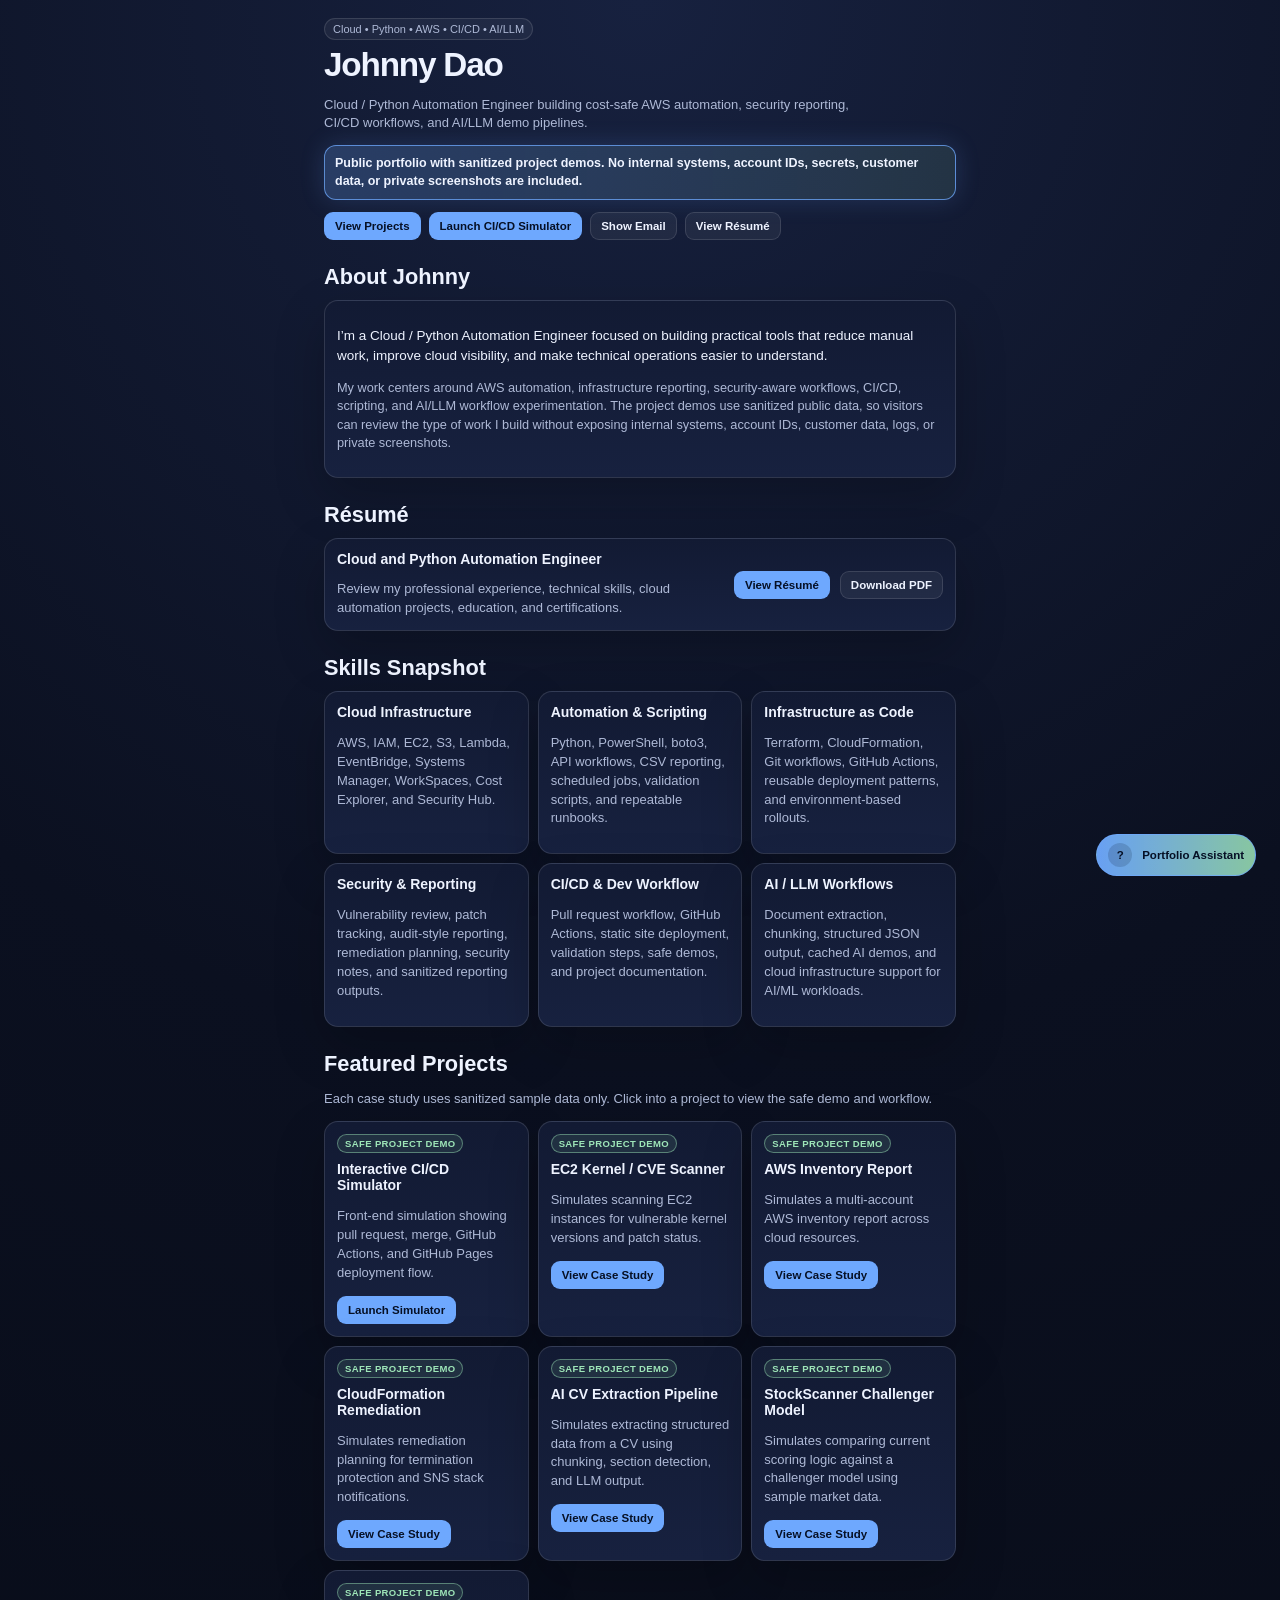
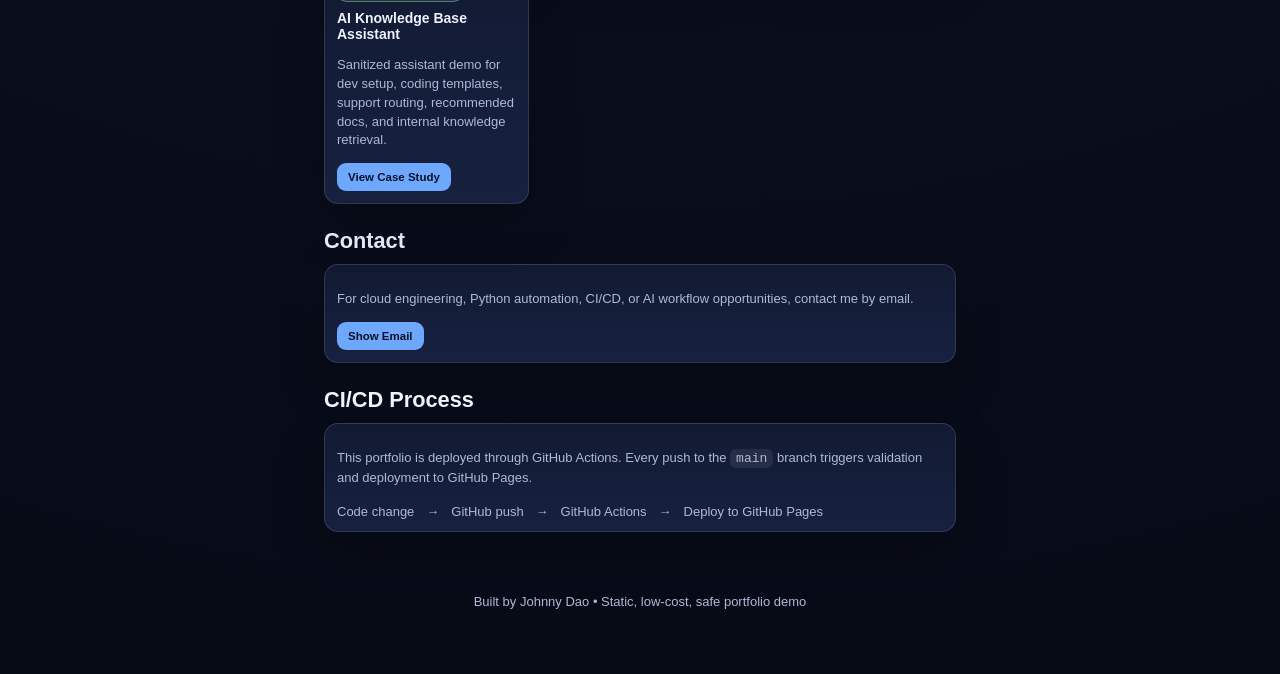
<file: index.html>
﻿<!doctype html>
<html lang="en">
<head>
  <meta charset="utf-8" />
  <meta name="viewport" content="width=device-width, initial-scale=1" />
  <title>Johnny Dao | Cloud & Python Automation Portfolio</title>
  <link rel="stylesheet" href="styles.css" />
</head>
<body>
  <header class="hero">
    <div class="pill">Cloud • Python • AWS • CI/CD • AI/LLM</div>
    <h1>Johnny Dao</h1>
    <p class="subtitle">
      Cloud / Python Automation Engineer building cost-safe AWS automation,
      security reporting, CI/CD workflows, and AI/LLM demo pipelines.
    </p>

    <div class="hero-callout">
      Public portfolio with sanitized project demos. No internal systems, account IDs, secrets, customer data, or private screenshots are included.
    </div>

    <div class="hero-actions">
      <a href="#projects" class="btn primary cta-pulse">View Projects</a>
      <a href="projects/cicd-simulator.html" class="btn primary cta-pulse">Launch CI/CD Simulator</a>
      <button class="btn" type="button" data-show-email>Show Email</button>
      <a href="Johnny-Dao-Resume.pdf" class="btn" target="_blank" rel="noopener">View Résumé</a>
    </div>
<!-- EMAIL_REVEAL_START -->
    <div id="email-reveal" class="email-reveal hidden" aria-live="polite">
      <p class="muted">Copy and paste this email:</p>
      <div class="email-copy-row">
        <code id="contact-email">jdao917@gmail.com</code>
        <button id="copy-email-btn" class="btn primary" type="button">Copy Email</button>
      </div>
      <p id="copy-email-status" class="small-note"></p>
    </div>
<!-- EMAIL_REVEAL_END -->
  </header>

  <main>
<section id="about" class="section">
      <h2>About Johnny</h2>
      <div class="card about-card">
        <p>
          I’m a Cloud / Python Automation Engineer focused on building practical tools that reduce manual work,
          improve cloud visibility, and make technical operations easier to understand.
        </p>
        <p>
          My work centers around AWS automation, infrastructure reporting, security-aware workflows, CI/CD,
          scripting, and AI/LLM workflow experimentation. The project demos use sanitized public data,
          so visitors can review the type of work I build without exposing internal systems, account IDs,
          customer data, logs, or private screenshots.
        </p>
      </div>
    </section>

    <section id="resume" class="section">
      <h2>Résumé</h2>
      <div class="card resume-card">
        <div>
          <h3>Cloud and Python Automation Engineer</h3>
          <p>Review my professional experience, technical skills, cloud automation projects, education, and certifications.</p>
        </div>
        <div class="resume-actions">
          <a href="Johnny-Dao-Resume.pdf" class="btn primary" target="_blank" rel="noopener">View Résumé</a>
          <a href="Johnny-Dao-Resume.pdf" class="btn" download="Johnny-Dao-Resume.pdf">Download PDF</a>
        </div>
      </div>
    </section>

    <section class="section">
      <h2>Skills Snapshot</h2>
      <div class="grid three">
        <div class="card">
          <h3>Cloud Infrastructure</h3>
          <p>AWS, IAM, EC2, S3, Lambda, EventBridge, Systems Manager, WorkSpaces, Cost Explorer, and Security Hub.</p>
        </div>
        <div class="card">
          <h3>Automation & Scripting</h3>
          <p>Python, PowerShell, boto3, API workflows, CSV reporting, scheduled jobs, validation scripts, and repeatable runbooks.</p>
        </div>
        <div class="card">
          <h3>Infrastructure as Code</h3>
          <p>Terraform, CloudFormation, Git workflows, GitHub Actions, reusable deployment patterns, and environment-based rollouts.</p>
        </div>
        <div class="card">
          <h3>Security & Reporting</h3>
          <p>Vulnerability review, patch tracking, audit-style reporting, remediation planning, security notes, and sanitized reporting outputs.</p>
        </div>
        <div class="card">
          <h3>CI/CD & Dev Workflow</h3>
          <p>Pull request workflow, GitHub Actions, static site deployment, validation steps, safe demos, and project documentation.</p>
        </div>
        <div class="card">
          <h3>AI / LLM Workflows</h3>
          <p>Document extraction, chunking, structured JSON output, cached AI demos, and cloud infrastructure support for AI/ML workloads.</p>
        </div>
      </div>
    </section>
    <section id="projects" class="section">
      <h2>Featured Projects</h2>
      <p class="muted">
        Each case study uses sanitized sample data only. Click into a project to view the safe demo and workflow.
      </p>

      <div class="grid two">
        <article class="project-card" data-project-id="cicd">
          <h3>Interactive CI/CD Simulator</h3>
          <p>Front-end simulation showing pull request, merge, GitHub Actions, and GitHub Pages deployment flow.</p>
          <a href="projects/cicd-simulator.html" class="btn primary" data-view-project="cicd">Launch Simulator</a>
        </article>

        <article class="project-card" data-project-id="cve">
          <h3>EC2 Kernel / CVE Scanner</h3>
          <p>Simulates scanning EC2 instances for vulnerable kernel versions and patch status.</p>
          <a href="projects/ec2-kernel-cve-scanner.html" class="btn primary" data-view-project="cve">View Case Study</a>
        </article>

        <article class="project-card" data-project-id="inventory">
          <h3>AWS Inventory Report</h3>
          <p>Simulates a multi-account AWS inventory report across cloud resources.</p>
          <a href="projects/aws-inventory-report.html" class="btn primary" data-view-project="inventory">View Case Study</a>
        </article>

        <article class="project-card" data-project-id="cloudformation">
          <h3>CloudFormation Remediation</h3>
          <p>Simulates remediation planning for termination protection and SNS stack notifications.</p>
          <a href="projects/cloudformation-remediation.html" class="btn primary" data-view-project="cloudformation">View Case Study</a>
        </article>

        <article class="project-card" data-project-id="ai-cv">
          <h3>AI CV Extraction Pipeline</h3>
          <p>Simulates extracting structured data from a CV using chunking, section detection, and LLM output.</p>
          <a href="projects/ai-cv-extraction.html" class="btn primary" data-view-project="ai-cv">View Case Study</a>
        </article>

        <article class="project-card" data-project-id="stockscanner">
          <h3>StockScanner Challenger Model</h3>
          <p>Simulates comparing current scoring logic against a challenger model using sample market data.</p>
          <a href="projects/stockscanner-challenger.html" class="btn primary" data-view-project="stockscanner">View Case Study</a>
        </article>
        <article class="project-card" data-project-id="ai-kb">
          <h3>AI Knowledge Base Assistant</h3>
          <p>Sanitized assistant demo for dev setup, coding templates, support routing, recommended docs, and internal knowledge retrieval.</p>
          <a href="projects/ai-knowledgebase-assistant.html" class="btn primary" data-view-project="ai-kb">View Case Study</a>
        </article>
      
      </div>
    </section>

    <section id="contact" class="section">
      <h2>Contact</h2>
      <div class="card">
        <p>
          For cloud engineering, Python automation, CI/CD, or AI workflow opportunities, contact me by email.
        </p>
        <button class="btn primary" type="button" data-show-email>Show Email</button>
      </div>
    </section>

    <section id="cicd" class="section">
      <h2>CI/CD Process</h2>
      <div class="card">
        <p>
          This portfolio is deployed through GitHub Actions. Every push to the
          <code>main</code> branch triggers validation and deployment to GitHub Pages.
        </p>
        <div class="pipeline">
          <span>Code change</span>
          <span>→</span>
          <span>GitHub push</span>
          <span>→</span>
          <span>GitHub Actions</span>
          <span>→</span>
          <span>Deploy to GitHub Pages</span>
        </div>
      </div>
    </section>
  </main>

  <footer>
    <p>Built by Johnny Dao • Static, low-cost, safe portfolio demo</p>
  </footer>
  <!-- PORTFOLIO_ASSISTANT_START -->
  <div id="portfolio-assistant" class="assistant-widget" aria-live="polite">
    <button id="assistant-launcher" class="assistant-launcher" type="button" aria-expanded="false" aria-controls="assistant-panel">
      <span class="assistant-launcher-icon">?</span>
      <span>Portfolio Assistant</span>
    </button>

    <section id="assistant-panel" class="assistant-panel hidden" aria-label="Portfolio assistant">
      <div class="assistant-header">
        <div>
          <strong>Portfolio Assistant</strong>
          <span>Ask about Johnny's skills and projects</span>
        </div>
        <button id="assistant-close" class="assistant-close" type="button" aria-label="Close assistant">×</button>
      </div>

      <div id="assistant-messages" class="assistant-messages">
        <div class="assistant-message bot">
          Hi, I’m Johnny’s portfolio assistant. Choose a question below or type one in.
        </div>
      </div>

      <div class="assistant-quick-actions">
        <button type="button" data-assistant-question="path">Recommended path</button>
        <button type="button" data-assistant-question="who">Who is Johnny?</button>
        <button type="button" data-assistant-question="resume">Résumé</button>
        <button type="button" data-assistant-question="site">What does this site do?</button>
        <button type="button" data-assistant-question="projects">Show projects</button>
        <button type="button" data-assistant-question="aws">AWS automation</button>
        <button type="button" data-assistant-question="ai">AI / LLM work</button><button type="button" data-assistant-question="kb">Knowledge base</button>
        <button type="button" data-assistant-question="cicd">CI/CD simulator</button>
        <button type="button" data-assistant-question="contact">Contact</button>
      </div>

      <form id="assistant-form" class="assistant-form">
        <input id="assistant-input" type="text" placeholder="Ask about Johnny, projects, CI/CD..." autocomplete="off" />
        <button class="btn primary" type="submit">Ask</button>
      </form>
    </section>
  </div>
  <!-- PORTFOLIO_ASSISTANT_END -->
  <script src="script.js"></script>
</body>
</html>
</file>
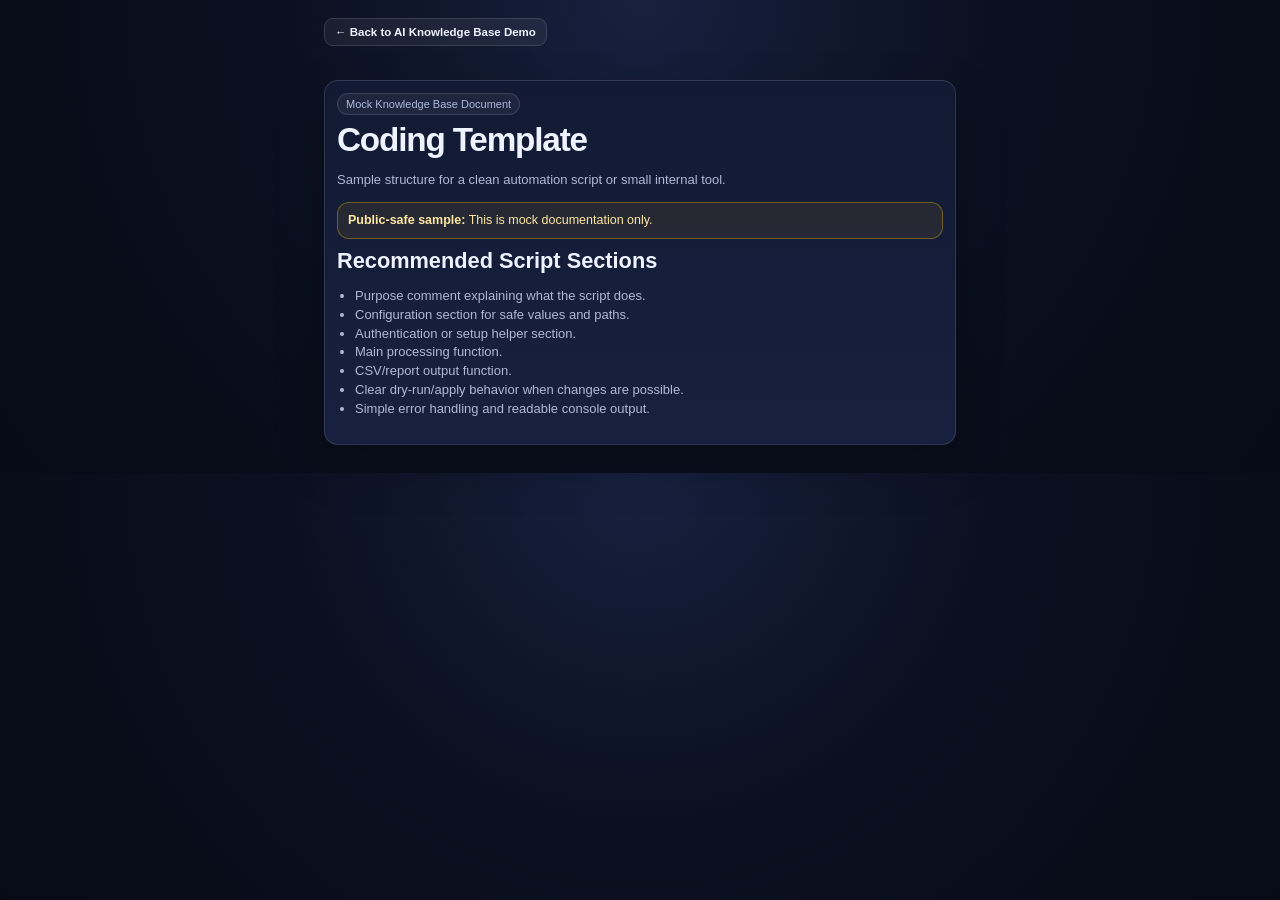
<file: docs/coding-template.html>
﻿<!doctype html>
<html lang="en">
<head>
  <meta charset="utf-8" />
  <meta name="viewport" content="width=device-width, initial-scale=1" />
  <title>Sample Coding Template | Johnny Dao</title>
  <link rel="stylesheet" href="../styles.css" />
</head>
<body>
  <main class="page-shell">
    <a href="../projects/ai-knowledgebase-assistant.html" class="back-button">← Back to AI Knowledge Base Demo</a>
    <section class="project-detail">
      <div class="pill">Mock Knowledge Base Document</div>
      <h1>Coding Template</h1>
      <p class="project-lead">Sample structure for a clean automation script or small internal tool.</p>
      <div class="security-notice"><strong>Public-safe sample:</strong> This is mock documentation only.</div>
      <h2>Recommended Script Sections</h2>
      <ul>
        <li>Purpose comment explaining what the script does.</li>
        <li>Configuration section for safe values and paths.</li>
        <li>Authentication or setup helper section.</li>
        <li>Main processing function.</li>
        <li>CSV/report output function.</li>
        <li>Clear dry-run/apply behavior when changes are possible.</li>
        <li>Simple error handling and readable console output.</li>
      </ul>
    </section>
  </main>
</body>
</html>
</file>
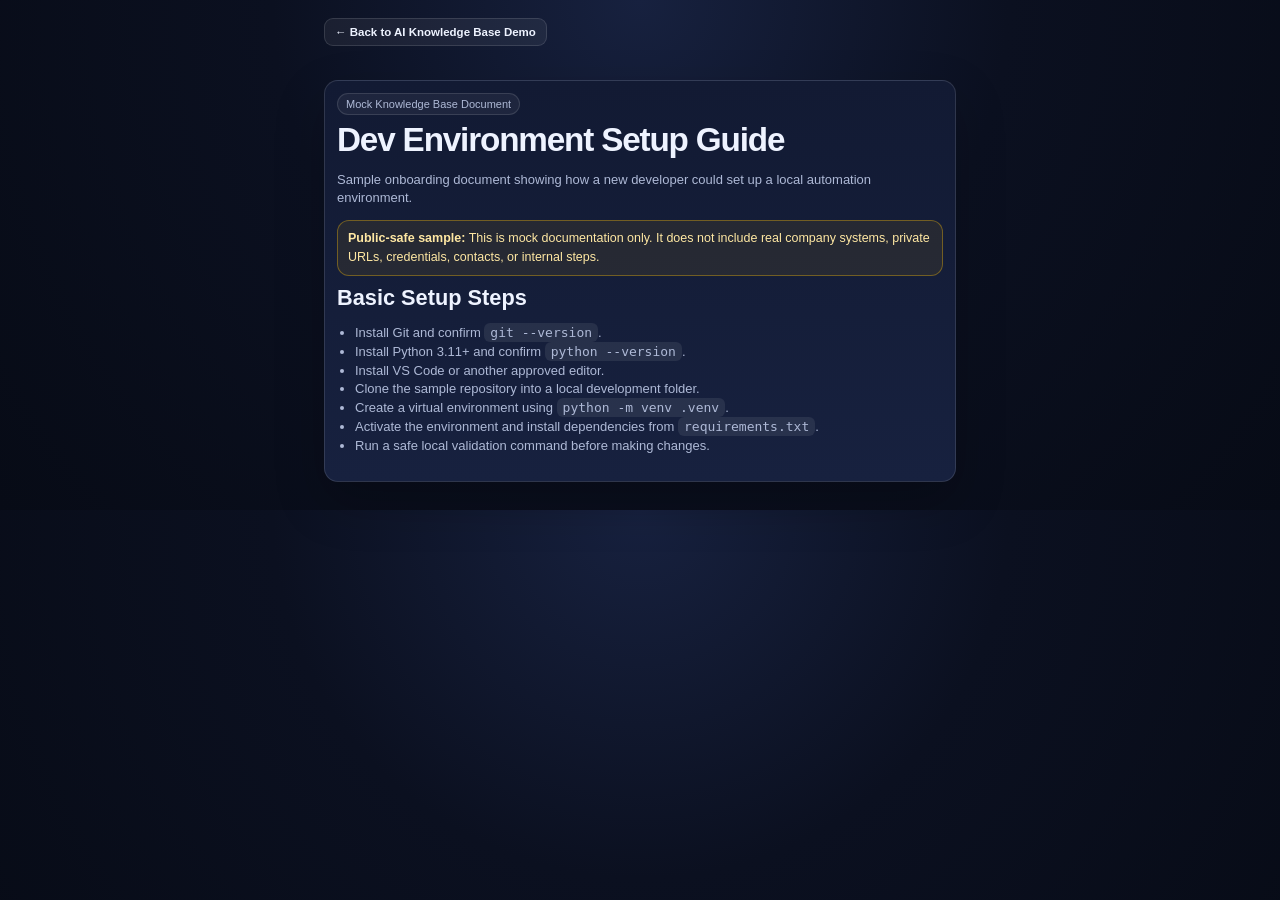
<file: docs/dev-environment-setup.html>
﻿<!doctype html>
<html lang="en">
<head>
  <meta charset="utf-8" />
  <meta name="viewport" content="width=device-width, initial-scale=1" />
  <title>Sample Dev Environment Setup Guide | Johnny Dao</title>
  <link rel="stylesheet" href="../styles.css" />
</head>
<body>
  <main class="page-shell">
    <a href="../projects/ai-knowledgebase-assistant.html" class="back-button">← Back to AI Knowledge Base Demo</a>
    <section class="project-detail">
      <div class="pill">Mock Knowledge Base Document</div>
      <h1>Dev Environment Setup Guide</h1>
      <p class="project-lead">Sample onboarding document showing how a new developer could set up a local automation environment.</p>
      <div class="security-notice"><strong>Public-safe sample:</strong> This is mock documentation only. It does not include real company systems, private URLs, credentials, contacts, or internal steps.</div>
      <h2>Basic Setup Steps</h2>
      <ul>
        <li>Install Git and confirm <code>git --version</code>.</li>
        <li>Install Python 3.11+ and confirm <code>python --version</code>.</li>
        <li>Install VS Code or another approved editor.</li>
        <li>Clone the sample repository into a local development folder.</li>
        <li>Create a virtual environment using <code>python -m venv .venv</code>.</li>
        <li>Activate the environment and install dependencies from <code>requirements.txt</code>.</li>
        <li>Run a safe local validation command before making changes.</li>
      </ul>
    </section>
  </main>
</body>
</html>
</file>
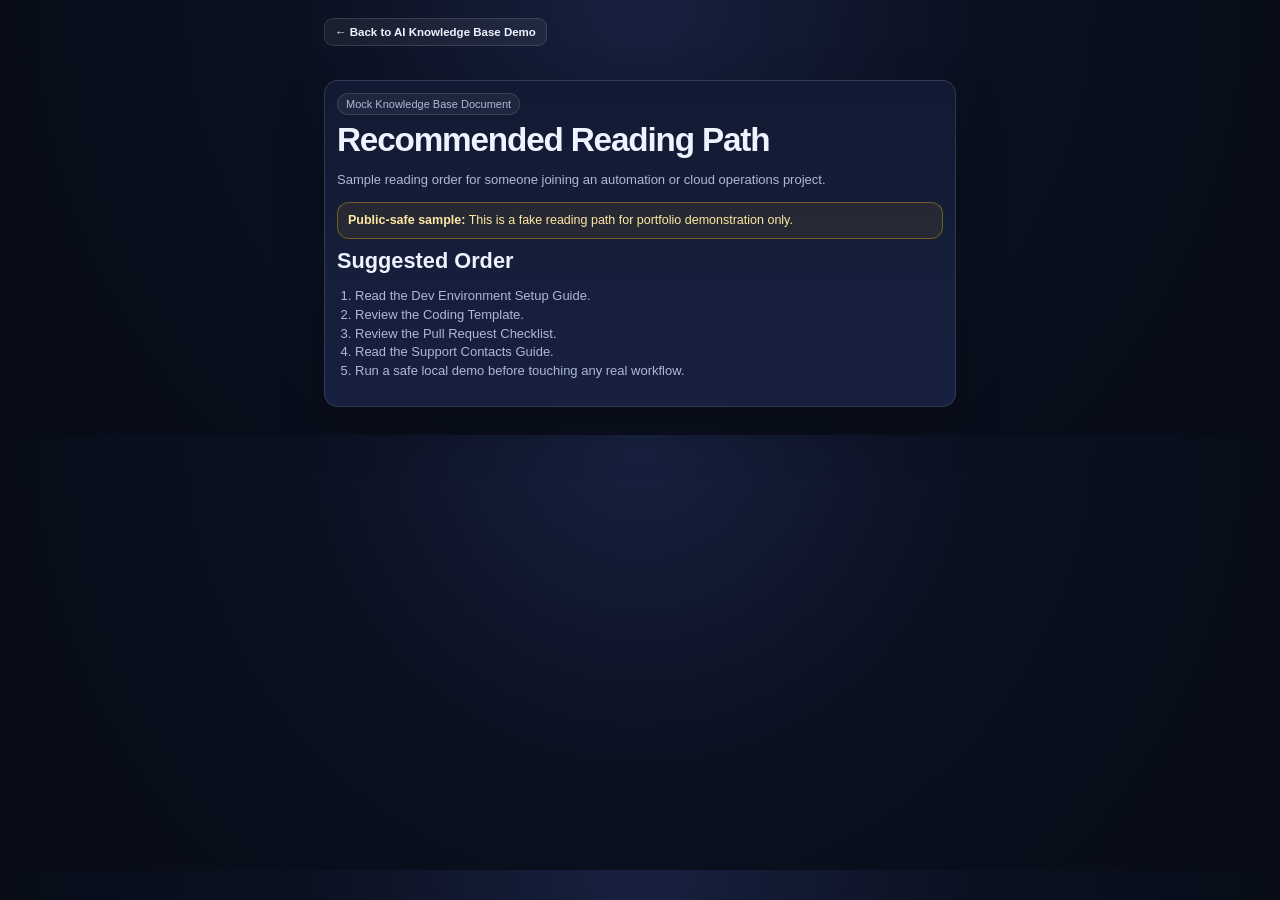
<file: docs/recommended-reading.html>
﻿<!doctype html>
<html lang="en">
<head>
  <meta charset="utf-8" />
  <meta name="viewport" content="width=device-width, initial-scale=1" />
  <title>Sample Recommended Reading Path | Johnny Dao</title>
  <link rel="stylesheet" href="../styles.css" />
</head>
<body>
  <main class="page-shell">
    <a href="../projects/ai-knowledgebase-assistant.html" class="back-button">← Back to AI Knowledge Base Demo</a>
    <section class="project-detail">
      <div class="pill">Mock Knowledge Base Document</div>
      <h1>Recommended Reading Path</h1>
      <p class="project-lead">Sample reading order for someone joining an automation or cloud operations project.</p>
      <div class="security-notice"><strong>Public-safe sample:</strong> This is a fake reading path for portfolio demonstration only.</div>
      <h2>Suggested Order</h2>
      <ol>
        <li>Read the Dev Environment Setup Guide.</li>
        <li>Review the Coding Template.</li>
        <li>Review the Pull Request Checklist.</li>
        <li>Read the Support Contacts Guide.</li>
        <li>Run a safe local demo before touching any real workflow.</li>
      </ol>
    </section>
  </main>
</body>
</html>
</file>
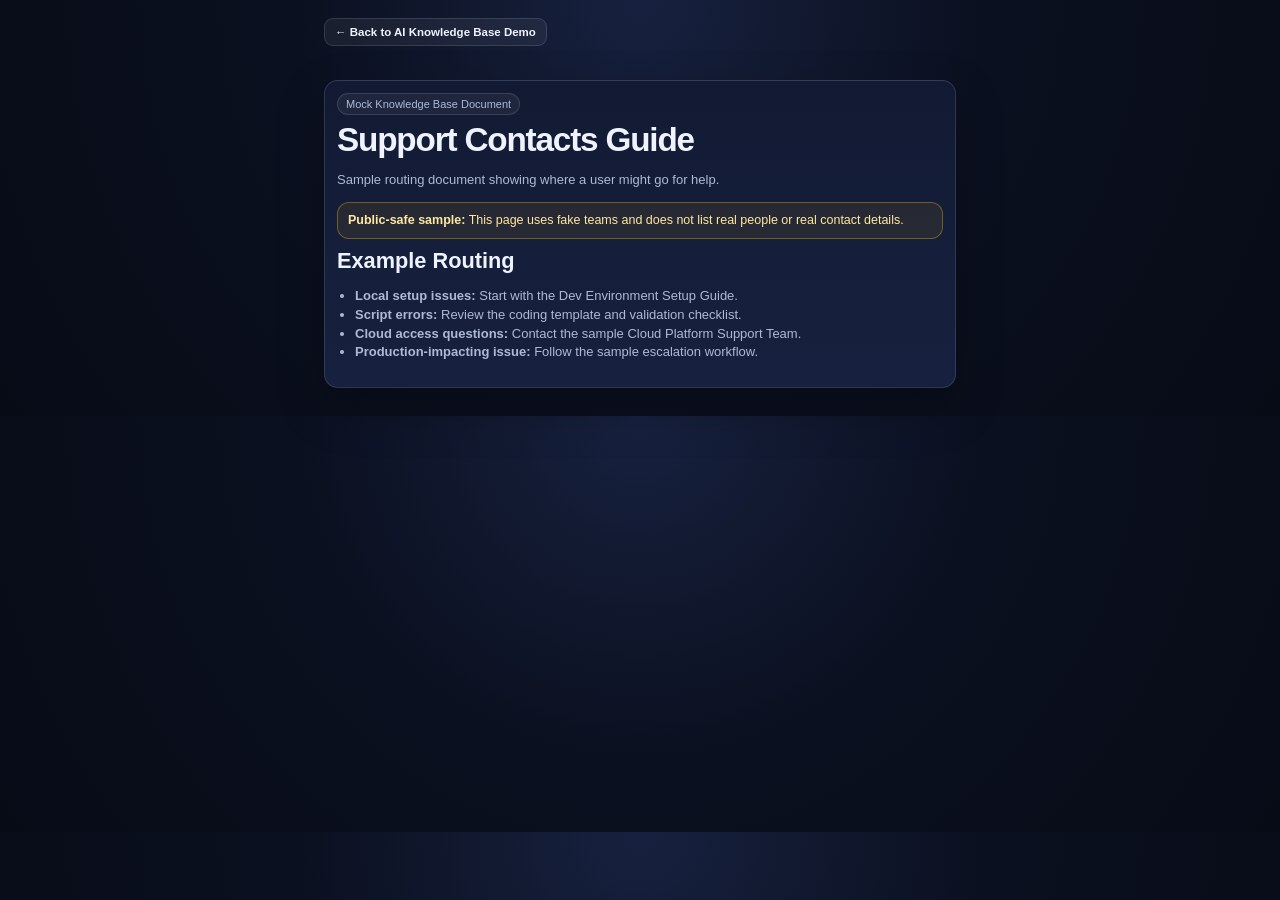
<file: docs/support-contacts.html>
﻿<!doctype html>
<html lang="en">
<head>
  <meta charset="utf-8" />
  <meta name="viewport" content="width=device-width, initial-scale=1" />
  <title>Sample Support Contacts Guide | Johnny Dao</title>
  <link rel="stylesheet" href="../styles.css" />
</head>
<body>
  <main class="page-shell">
    <a href="../projects/ai-knowledgebase-assistant.html" class="back-button">← Back to AI Knowledge Base Demo</a>
    <section class="project-detail">
      <div class="pill">Mock Knowledge Base Document</div>
      <h1>Support Contacts Guide</h1>
      <p class="project-lead">Sample routing document showing where a user might go for help.</p>
      <div class="security-notice"><strong>Public-safe sample:</strong> This page uses fake teams and does not list real people or real contact details.</div>
      <h2>Example Routing</h2>
      <ul>
        <li><strong>Local setup issues:</strong> Start with the Dev Environment Setup Guide.</li>
        <li><strong>Script errors:</strong> Review the coding template and validation checklist.</li>
        <li><strong>Cloud access questions:</strong> Contact the sample Cloud Platform Support Team.</li>
        <li><strong>Production-impacting issue:</strong> Follow the sample escalation workflow.</li>
      </ul>
    </section>
  </main>
</body>
</html>
</file>
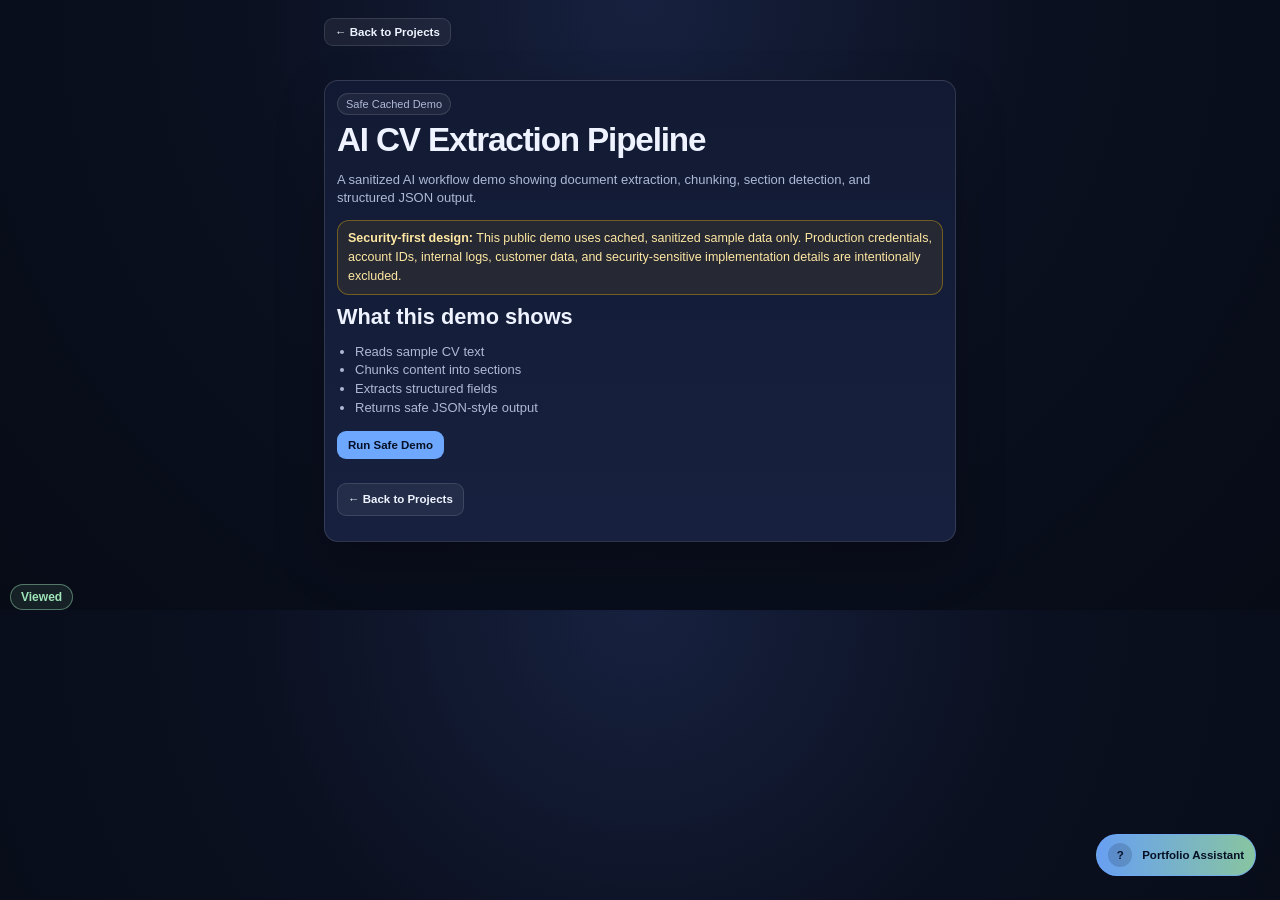
<file: projects/ai-cv-extraction.html>
﻿<!doctype html>
<html lang="en">
<head>
  <meta charset="utf-8" />
  <meta name="viewport" content="width=device-width, initial-scale=1" />
  <title>AI CV Extraction Pipeline | Johnny Dao</title>
  <link rel="stylesheet" href="../styles.css" />
</head>
<body data-project-id="ai-cv">
  <main class="page-shell">
    <a href="../index.html#projects" class="back-button">← Back to Projects</a>

    <section class="project-detail">
      <div class="pill">Safe Cached Demo</div>
      <h1>AI CV Extraction Pipeline</h1>
      <p class="project-lead">A sanitized AI workflow demo showing document extraction, chunking, section detection, and structured JSON output.</p>

      <div class="security-notice">
        <strong>Security-first design:</strong> This public demo uses cached, sanitized sample data only.
        Production credentials, account IDs, internal logs, customer data, and security-sensitive implementation details are intentionally excluded.
      </div>

      <h2>What this demo shows</h2>
      <ul>
          <li>Reads sample CV text</li>
          <li>Chunks content into sections</li>
          <li>Extracts structured fields</li>
          <li>Returns safe JSON-style output</li>
      </ul>

      <button class="btn primary" type="button" data-demo-file="../data/ai-cv-extraction-demo.json">Run Safe Demo</button>

      <div id="demo-output" class="output hidden">
        <div class="output-header">
          <h3 id="demo-title">Demo Output</h3>
          <span class="status">cached safe mode</span>
        </div>
        <p id="demo-summary"></p>
        <div id="demo-steps" class="demo-steps"></div>
        <pre id="demo-log"></pre>
        <div id="demo-metrics" class="metrics"></div>
        <div id="demo-table"></div>
        <p id="demo-architecture" class="architecture"></p>
      </div>

      <p style="margin-top: 24px;">
        <a href="../index.html#projects" class="btn">← Back to Projects</a>
      </p>
    </section>
  </main>

    <!-- PORTFOLIO_ASSISTANT_START -->
  <div id="portfolio-assistant" class="assistant-widget" aria-live="polite">
    <button id="assistant-launcher" class="assistant-launcher" type="button" aria-expanded="false" aria-controls="assistant-panel">
      <span class="assistant-launcher-icon">?</span>
      <span>Portfolio Assistant</span>
    </button>

    <section id="assistant-panel" class="assistant-panel hidden" aria-label="Portfolio assistant">
      <div class="assistant-header">
        <div>
          <strong>Portfolio Assistant</strong>
          <span>Ask about Johnny's skills and projects</span>
        </div>
        <button id="assistant-close" class="assistant-close" type="button" aria-label="Close assistant">×</button>
      </div>

      <div id="assistant-messages" class="assistant-messages">
        <div class="assistant-message bot">
          Hi, I’m Johnny’s portfolio assistant. Choose a question below or type one in.
        </div>
      </div>

      <div class="assistant-quick-actions">
        <button type="button" data-assistant-question="path">Recommended path</button>
        <button type="button" data-assistant-question="who">Who is Johnny?</button>
        <button type="button" data-assistant-question="site">What does this site do?</button>
        <button type="button" data-assistant-question="projects">Show projects</button>
        <button type="button" data-assistant-question="aws">AWS automation</button>
        <button type="button" data-assistant-question="ai">AI / LLM work</button><button type="button" data-assistant-question="kb">Knowledge base</button>
        <button type="button" data-assistant-question="cicd">CI/CD simulator</button>
        <button type="button" data-assistant-question="contact">Contact</button>
      </div>

      <form id="assistant-form" class="assistant-form">
        <input id="assistant-input" type="text" placeholder="Ask about Johnny, projects, CI/CD..." autocomplete="off" />
        <button class="btn primary" type="submit">Ask</button>
      </form>
    </section>
  </div>
  <!-- PORTFOLIO_ASSISTANT_END -->
  <script src="../script.js"></script>
</body>
</html>
</file>
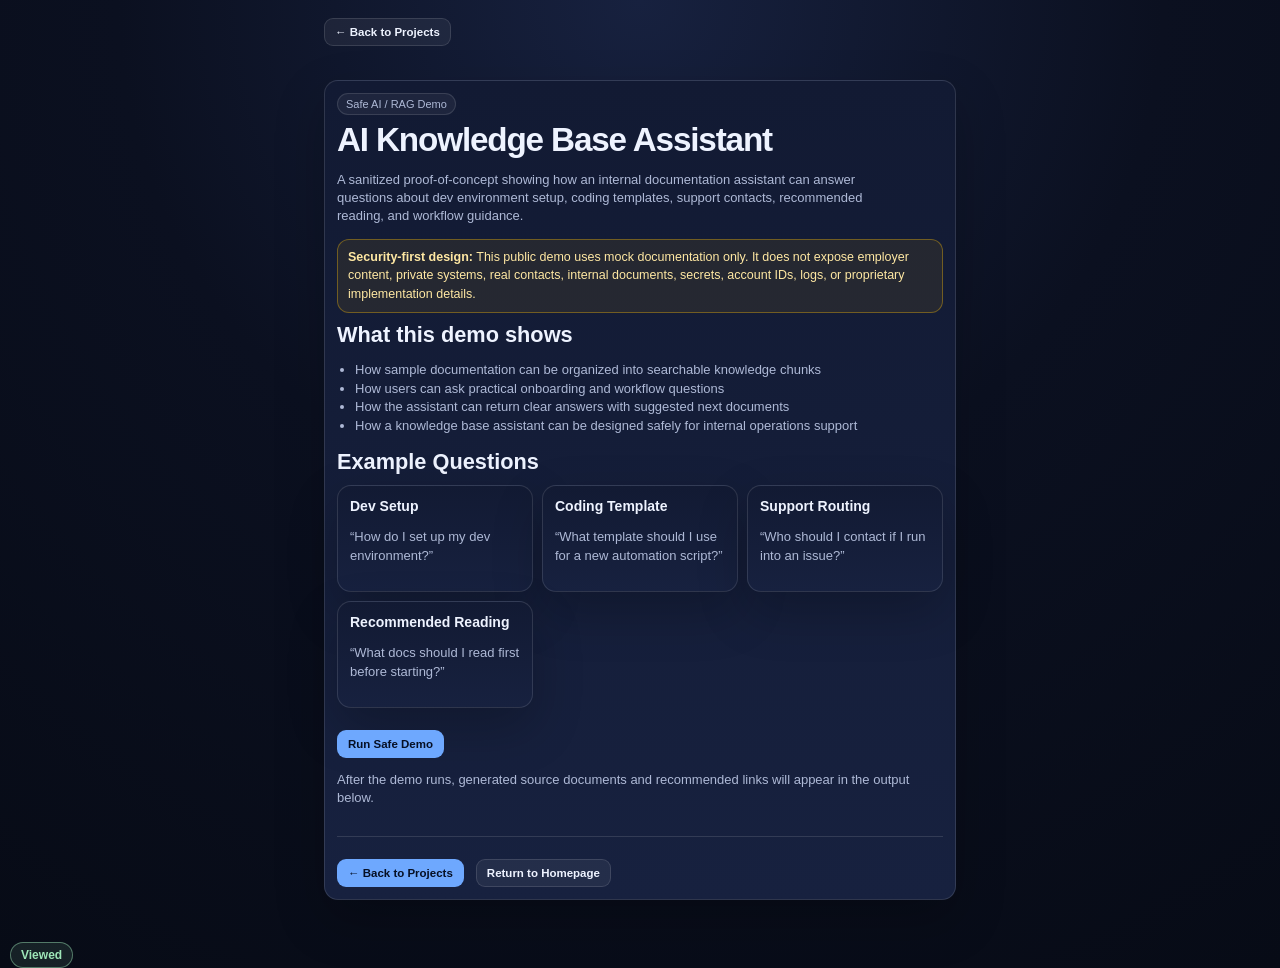
<file: projects/ai-knowledgebase-assistant.html>
﻿<!doctype html>
<html lang="en">
<head>
  <meta charset="utf-8" />
  <meta name="viewport" content="width=device-width, initial-scale=1" />
  <title>AI Knowledge Base Assistant | Johnny Dao</title>
  <link rel="stylesheet" href="../styles.css" />
</head>
<body data-project-id="ai-kb">
  <main class="page-shell">
    <a href="../index.html#projects" class="back-button">← Back to Projects</a>

    <section class="project-detail">
      <div class="pill">Safe AI / RAG Demo</div>
      <h1>AI Knowledge Base Assistant</h1>
      <p class="project-lead">
        A sanitized proof-of-concept showing how an internal documentation assistant can answer questions about
        dev environment setup, coding templates, support contacts, recommended reading, and workflow guidance.
      </p>

      <div class="security-notice">
        <strong>Security-first design:</strong> This public demo uses mock documentation only. It does not expose employer content,
        private systems, real contacts, internal documents, secrets, account IDs, logs, or proprietary implementation details.
      </div>

      <h2>What this demo shows</h2>
      <ul>
        <li>How sample documentation can be organized into searchable knowledge chunks</li>
        <li>How users can ask practical onboarding and workflow questions</li>
        <li>How the assistant can return clear answers with suggested next documents</li>
        <li>How a knowledge base assistant can be designed safely for internal operations support</li>
      </ul>
      <h2>Example Questions</h2>
      <div class="grid two">
        <div class="card">
          <h3>Dev Setup</h3>
          <p>“How do I set up my dev environment?”</p>
        </div>
        <div class="card">
          <h3>Coding Template</h3>
          <p>“What template should I use for a new automation script?”</p>
        </div>
        <div class="card">
          <h3>Support Routing</h3>
          <p>“Who should I contact if I run into an issue?”</p>
        </div>
        <div class="card">
          <h3>Recommended Reading</h3>
          <p>“What docs should I read first before starting?”</p>
        </div>
      </div>

      <p style="margin-top: 22px;"><button class="btn primary" type="button" data-demo-file="../data/ai-knowledgebase-demo.json">Run Safe Demo</button></p><p class="muted">After the demo runs, generated source documents and recommended links will appear in the output below.</p>

      <div id="demo-output" class="output hidden">
        <div class="output-header">
          <h3 id="demo-title">Demo Output</h3>
          <span class="status">cached safe mode</span>
        </div>
        <p id="demo-summary"></p>
        <div id="demo-steps" class="demo-steps"></div>
        <pre id="demo-log"></pre>
        <div id="demo-metrics" class="metrics"></div>
        <div id="demo-table"></div><div id="demo-links" class="demo-links"></div>
        <p id="demo-architecture" class="architecture"></p>
      </div>

      <div class="project-footer-actions">
        <a href="../index.html#projects" class="btn primary">← Back to Projects</a>
        <a href="../index.html" class="btn">Return to Homepage</a>
      </div>
    </section>
  </main>

  <script src="../script.js"></script>
</body>
</html>
</file>
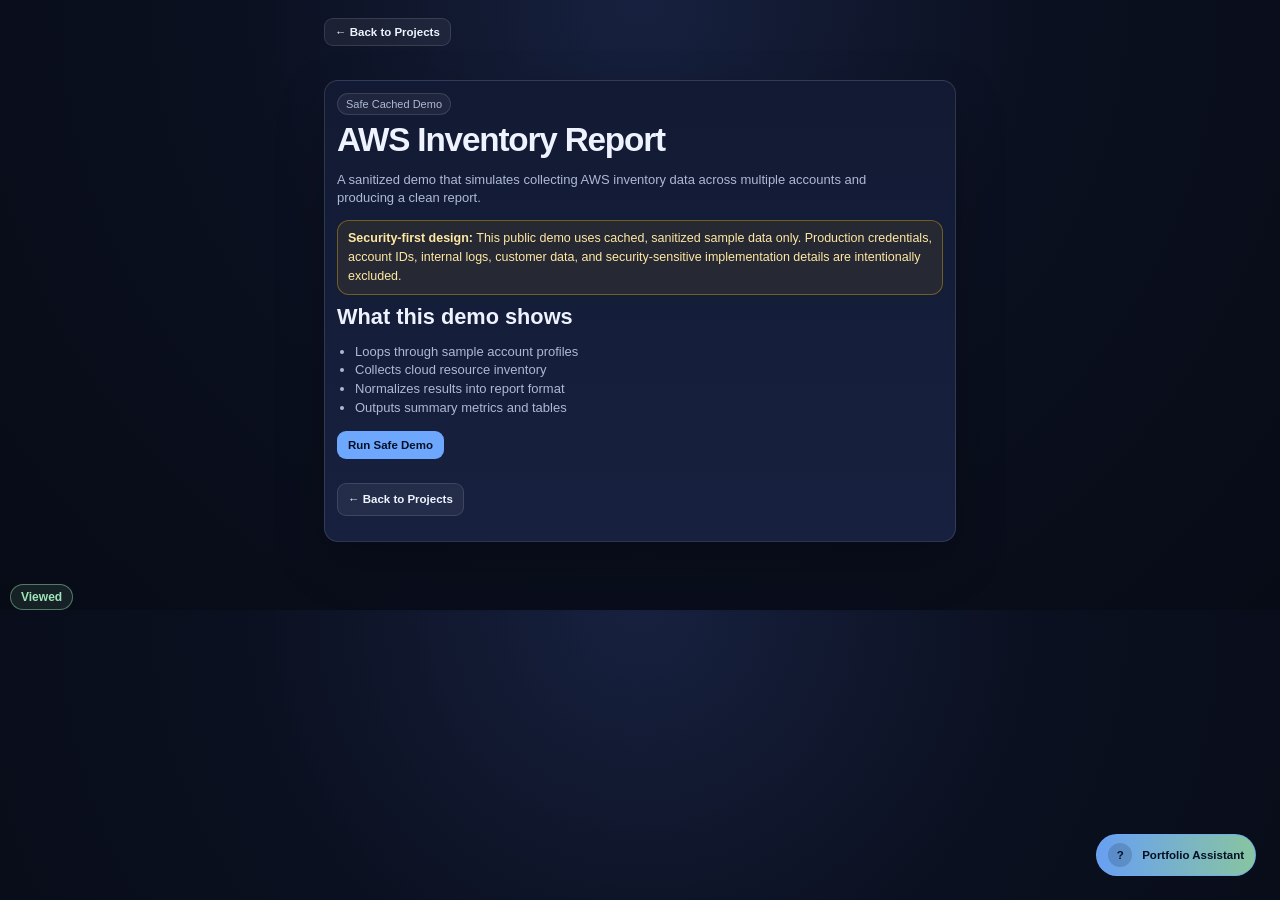
<file: projects/aws-inventory-report.html>
﻿<!doctype html>
<html lang="en">
<head>
  <meta charset="utf-8" />
  <meta name="viewport" content="width=device-width, initial-scale=1" />
  <title>AWS Inventory Report | Johnny Dao</title>
  <link rel="stylesheet" href="../styles.css" />
</head>
<body data-project-id="inventory">
  <main class="page-shell">
    <a href="../index.html#projects" class="back-button">← Back to Projects</a>

    <section class="project-detail">
      <div class="pill">Safe Cached Demo</div>
      <h1>AWS Inventory Report</h1>
      <p class="project-lead">A sanitized demo that simulates collecting AWS inventory data across multiple accounts and producing a clean report.</p>

      <div class="security-notice">
        <strong>Security-first design:</strong> This public demo uses cached, sanitized sample data only.
        Production credentials, account IDs, internal logs, customer data, and security-sensitive implementation details are intentionally excluded.
      </div>

      <h2>What this demo shows</h2>
      <ul>
          <li>Loops through sample account profiles</li>
          <li>Collects cloud resource inventory</li>
          <li>Normalizes results into report format</li>
          <li>Outputs summary metrics and tables</li>
      </ul>

      <button class="btn primary" type="button" data-demo-file="../data/aws-inventory-demo.json">Run Safe Demo</button>

      <div id="demo-output" class="output hidden">
        <div class="output-header">
          <h3 id="demo-title">Demo Output</h3>
          <span class="status">cached safe mode</span>
        </div>
        <p id="demo-summary"></p>
        <div id="demo-steps" class="demo-steps"></div>
        <pre id="demo-log"></pre>
        <div id="demo-metrics" class="metrics"></div>
        <div id="demo-table"></div>
        <p id="demo-architecture" class="architecture"></p>
      </div>

      <p style="margin-top: 24px;">
        <a href="../index.html#projects" class="btn">← Back to Projects</a>
      </p>
    </section>
  </main>

    <!-- PORTFOLIO_ASSISTANT_START -->
  <div id="portfolio-assistant" class="assistant-widget" aria-live="polite">
    <button id="assistant-launcher" class="assistant-launcher" type="button" aria-expanded="false" aria-controls="assistant-panel">
      <span class="assistant-launcher-icon">?</span>
      <span>Portfolio Assistant</span>
    </button>

    <section id="assistant-panel" class="assistant-panel hidden" aria-label="Portfolio assistant">
      <div class="assistant-header">
        <div>
          <strong>Portfolio Assistant</strong>
          <span>Ask about Johnny's skills and projects</span>
        </div>
        <button id="assistant-close" class="assistant-close" type="button" aria-label="Close assistant">×</button>
      </div>

      <div id="assistant-messages" class="assistant-messages">
        <div class="assistant-message bot">
          Hi, I’m Johnny’s portfolio assistant. Choose a question below or type one in.
        </div>
      </div>

      <div class="assistant-quick-actions">
        <button type="button" data-assistant-question="path">Recommended path</button>
        <button type="button" data-assistant-question="who">Who is Johnny?</button>
        <button type="button" data-assistant-question="site">What does this site do?</button>
        <button type="button" data-assistant-question="projects">Show projects</button>
        <button type="button" data-assistant-question="aws">AWS automation</button>
        <button type="button" data-assistant-question="ai">AI / LLM work</button><button type="button" data-assistant-question="kb">Knowledge base</button>
        <button type="button" data-assistant-question="cicd">CI/CD simulator</button>
        <button type="button" data-assistant-question="contact">Contact</button>
      </div>

      <form id="assistant-form" class="assistant-form">
        <input id="assistant-input" type="text" placeholder="Ask about Johnny, projects, CI/CD..." autocomplete="off" />
        <button class="btn primary" type="submit">Ask</button>
      </form>
    </section>
  </div>
  <!-- PORTFOLIO_ASSISTANT_END -->
  <script src="../script.js"></script>
</body>
</html>
</file>
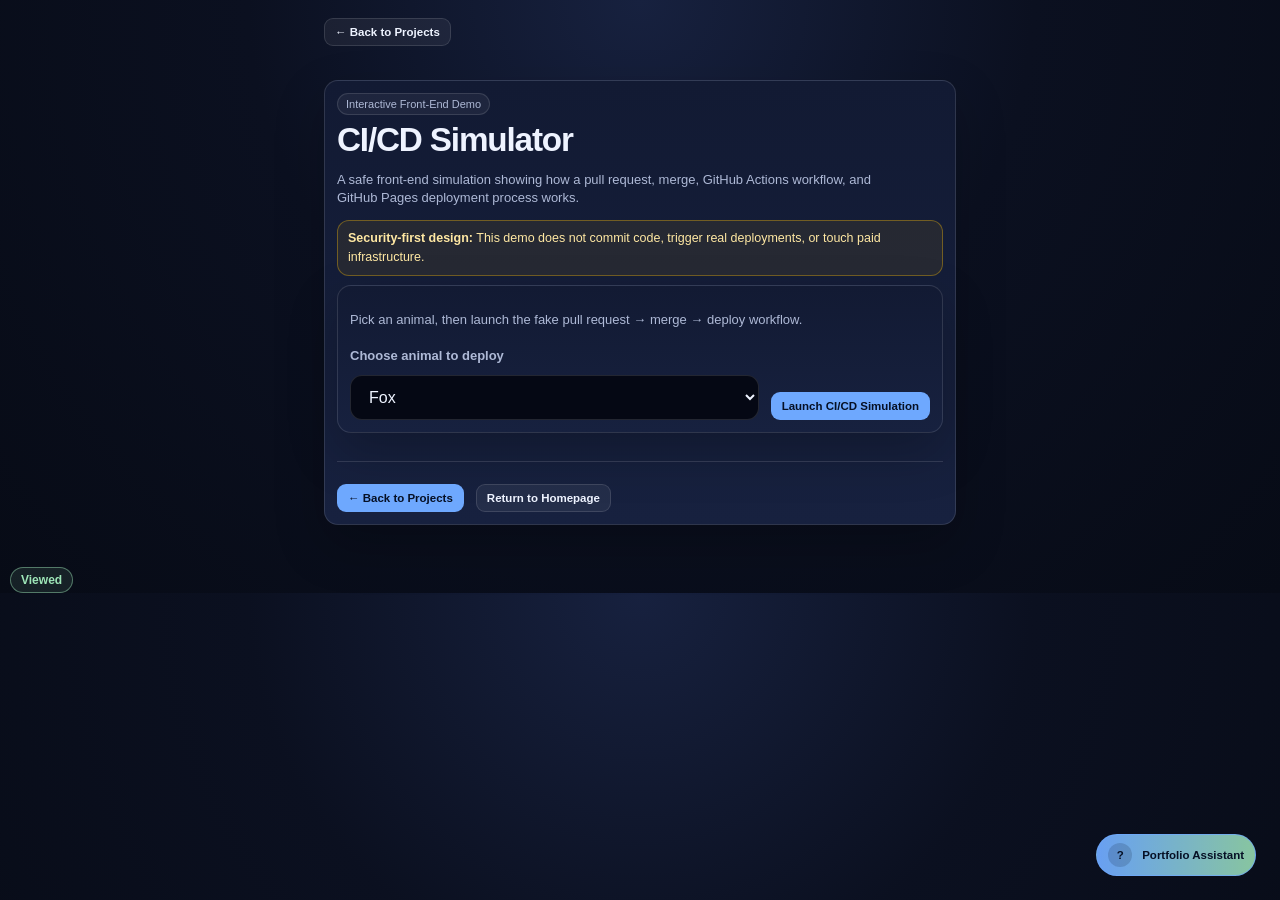
<file: projects/cicd-simulator.html>
﻿<!doctype html>
<html lang="en">
<head>
  <meta charset="utf-8" />
  <meta name="viewport" content="width=device-width, initial-scale=1" />
  <title>CI/CD Simulator | Johnny Dao</title>
  <link rel="stylesheet" href="../styles.css" />
</head>
<body data-project-id="cicd">
  <main class="page-shell">
    <a href="../index.html#projects" class="back-button">← Back to Projects</a>

    <section class="project-detail">
      <div class="pill">Interactive Front-End Demo</div>
      <h1>CI/CD Simulator</h1>
      <p class="project-lead">
        A safe front-end simulation showing how a pull request, merge, GitHub Actions workflow,
        and GitHub Pages deployment process works.
      </p>

      <div class="security-notice">
        <strong>Security-first design:</strong> This demo does not commit code, trigger real deployments,
        or touch paid infrastructure.
      </div>

      <div class="card simulator-card">
        <p class="muted">
          Pick an animal, then launch the fake pull request → merge → deploy workflow.
        </p>

        <div class="sim-form">
          <label for="visitor-name">Choose animal to deploy</label>
          <select id="visitor-name">
            <option value="fox">Fox</option>
            <option value="owl">Owl</option>
            <option value="otter">Otter</option>
            <option value="panda">Panda</option>
          </select>
          <button id="run-cicd-sim" class="btn primary" type="button">Launch CI/CD Simulation</button>
        </div>

        <div id="sim-backdrop" class="sim-backdrop hidden"></div>

        <div id="cicd-sim-output" class="sim-output hidden" role="dialog" aria-modal="true" aria-label="CI/CD simulation result">
          <button id="close-cicd-sim" class="modal-close" type="button">×</button>

          <h3>Simulated Pull Request</h3>
          <p class="muted">
            A fake code change has been opened as a pull request. Review it, then merge to trigger the deployment pipeline.
          </p>

          <pre id="sim-diff"></pre>

          <button id="merge-pr-btn" class="btn primary" type="button">Approve & Merge Pull Request</button>

          <h3>Fake GitHub Actions Pipeline</h3>
          <div id="sim-pipeline" class="sim-pipeline"></div>

          <div class="sim-preview">
            <div id="sim-animal" class="sim-animal hidden">🦊</div>
            <div id="sim-animal-label" class="sim-animal-label">Waiting for pull request merge...</div>
            <div><strong>Preview:</strong> <span id="sim-preview-text">Deployment has not started yet</span></div>
          </div>
        </div>
      </div>
      <!-- CICD_BOTTOM_NAV_START -->
      <div class="project-footer-actions">
        <a href="../index.html#projects" class="btn primary">← Back to Projects</a>
        <a href="../index.html" class="btn">Return to Homepage</a>
      </div>
      <!-- CICD_BOTTOM_NAV_END -->

    </section>
  </main>

    <!-- PORTFOLIO_ASSISTANT_START -->
  <div id="portfolio-assistant" class="assistant-widget" aria-live="polite">
    <button id="assistant-launcher" class="assistant-launcher" type="button" aria-expanded="false" aria-controls="assistant-panel">
      <span class="assistant-launcher-icon">?</span>
      <span>Portfolio Assistant</span>
    </button>

    <section id="assistant-panel" class="assistant-panel hidden" aria-label="Portfolio assistant">
      <div class="assistant-header">
        <div>
          <strong>Portfolio Assistant</strong>
          <span>Ask about Johnny's skills and projects</span>
        </div>
        <button id="assistant-close" class="assistant-close" type="button" aria-label="Close assistant">×</button>
      </div>

      <div id="assistant-messages" class="assistant-messages">
        <div class="assistant-message bot">
          Hi, I’m Johnny’s portfolio assistant. Choose a question below or type one in.
        </div>
      </div>

      <div class="assistant-quick-actions">
        <button type="button" data-assistant-question="path">Recommended path</button>
        <button type="button" data-assistant-question="who">Who is Johnny?</button>
        <button type="button" data-assistant-question="site">What does this site do?</button>
        <button type="button" data-assistant-question="projects">Show projects</button>
        <button type="button" data-assistant-question="aws">AWS automation</button>
        <button type="button" data-assistant-question="ai">AI / LLM work</button><button type="button" data-assistant-question="kb">Knowledge base</button>
        <button type="button" data-assistant-question="cicd">CI/CD simulator</button>
        <button type="button" data-assistant-question="contact">Contact</button>
      </div>

      <form id="assistant-form" class="assistant-form">
        <input id="assistant-input" type="text" placeholder="Ask about Johnny, projects, CI/CD..." autocomplete="off" />
        <button class="btn primary" type="submit">Ask</button>
      </form>
    </section>
  </div>
  <!-- PORTFOLIO_ASSISTANT_END -->
  <script src="../script.js"></script>
</body>
</html>
</file>
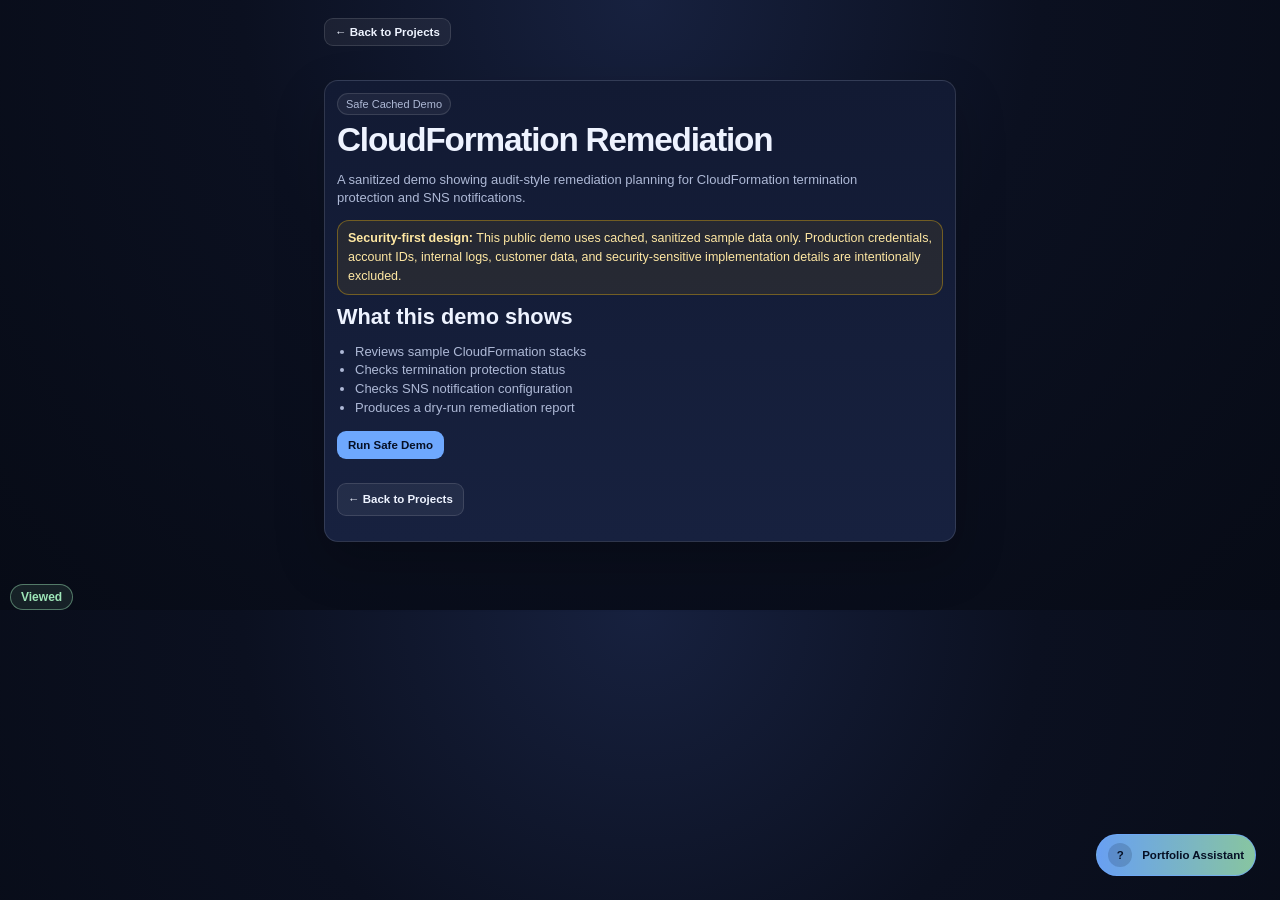
<file: projects/cloudformation-remediation.html>
﻿<!doctype html>
<html lang="en">
<head>
  <meta charset="utf-8" />
  <meta name="viewport" content="width=device-width, initial-scale=1" />
  <title>CloudFormation Remediation | Johnny Dao</title>
  <link rel="stylesheet" href="../styles.css" />
</head>
<body data-project-id="cloudformation">
  <main class="page-shell">
    <a href="../index.html#projects" class="back-button">← Back to Projects</a>

    <section class="project-detail">
      <div class="pill">Safe Cached Demo</div>
      <h1>CloudFormation Remediation</h1>
      <p class="project-lead">A sanitized demo showing audit-style remediation planning for CloudFormation termination protection and SNS notifications.</p>

      <div class="security-notice">
        <strong>Security-first design:</strong> This public demo uses cached, sanitized sample data only.
        Production credentials, account IDs, internal logs, customer data, and security-sensitive implementation details are intentionally excluded.
      </div>

      <h2>What this demo shows</h2>
      <ul>
          <li>Reviews sample CloudFormation stacks</li>
          <li>Checks termination protection status</li>
          <li>Checks SNS notification configuration</li>
          <li>Produces a dry-run remediation report</li>
      </ul>

      <button class="btn primary" type="button" data-demo-file="../data/cloudformation-remediation-demo.json">Run Safe Demo</button>

      <div id="demo-output" class="output hidden">
        <div class="output-header">
          <h3 id="demo-title">Demo Output</h3>
          <span class="status">cached safe mode</span>
        </div>
        <p id="demo-summary"></p>
        <div id="demo-steps" class="demo-steps"></div>
        <pre id="demo-log"></pre>
        <div id="demo-metrics" class="metrics"></div>
        <div id="demo-table"></div>
        <p id="demo-architecture" class="architecture"></p>
      </div>

      <p style="margin-top: 24px;">
        <a href="../index.html#projects" class="btn">← Back to Projects</a>
      </p>
    </section>
  </main>

    <!-- PORTFOLIO_ASSISTANT_START -->
  <div id="portfolio-assistant" class="assistant-widget" aria-live="polite">
    <button id="assistant-launcher" class="assistant-launcher" type="button" aria-expanded="false" aria-controls="assistant-panel">
      <span class="assistant-launcher-icon">?</span>
      <span>Portfolio Assistant</span>
    </button>

    <section id="assistant-panel" class="assistant-panel hidden" aria-label="Portfolio assistant">
      <div class="assistant-header">
        <div>
          <strong>Portfolio Assistant</strong>
          <span>Ask about Johnny's skills and projects</span>
        </div>
        <button id="assistant-close" class="assistant-close" type="button" aria-label="Close assistant">×</button>
      </div>

      <div id="assistant-messages" class="assistant-messages">
        <div class="assistant-message bot">
          Hi, I’m Johnny’s portfolio assistant. Choose a question below or type one in.
        </div>
      </div>

      <div class="assistant-quick-actions">
        <button type="button" data-assistant-question="path">Recommended path</button>
        <button type="button" data-assistant-question="who">Who is Johnny?</button>
        <button type="button" data-assistant-question="site">What does this site do?</button>
        <button type="button" data-assistant-question="projects">Show projects</button>
        <button type="button" data-assistant-question="aws">AWS automation</button>
        <button type="button" data-assistant-question="ai">AI / LLM work</button><button type="button" data-assistant-question="kb">Knowledge base</button>
        <button type="button" data-assistant-question="cicd">CI/CD simulator</button>
        <button type="button" data-assistant-question="contact">Contact</button>
      </div>

      <form id="assistant-form" class="assistant-form">
        <input id="assistant-input" type="text" placeholder="Ask about Johnny, projects, CI/CD..." autocomplete="off" />
        <button class="btn primary" type="submit">Ask</button>
      </form>
    </section>
  </div>
  <!-- PORTFOLIO_ASSISTANT_END -->
  <script src="../script.js"></script>
</body>
</html>
</file>
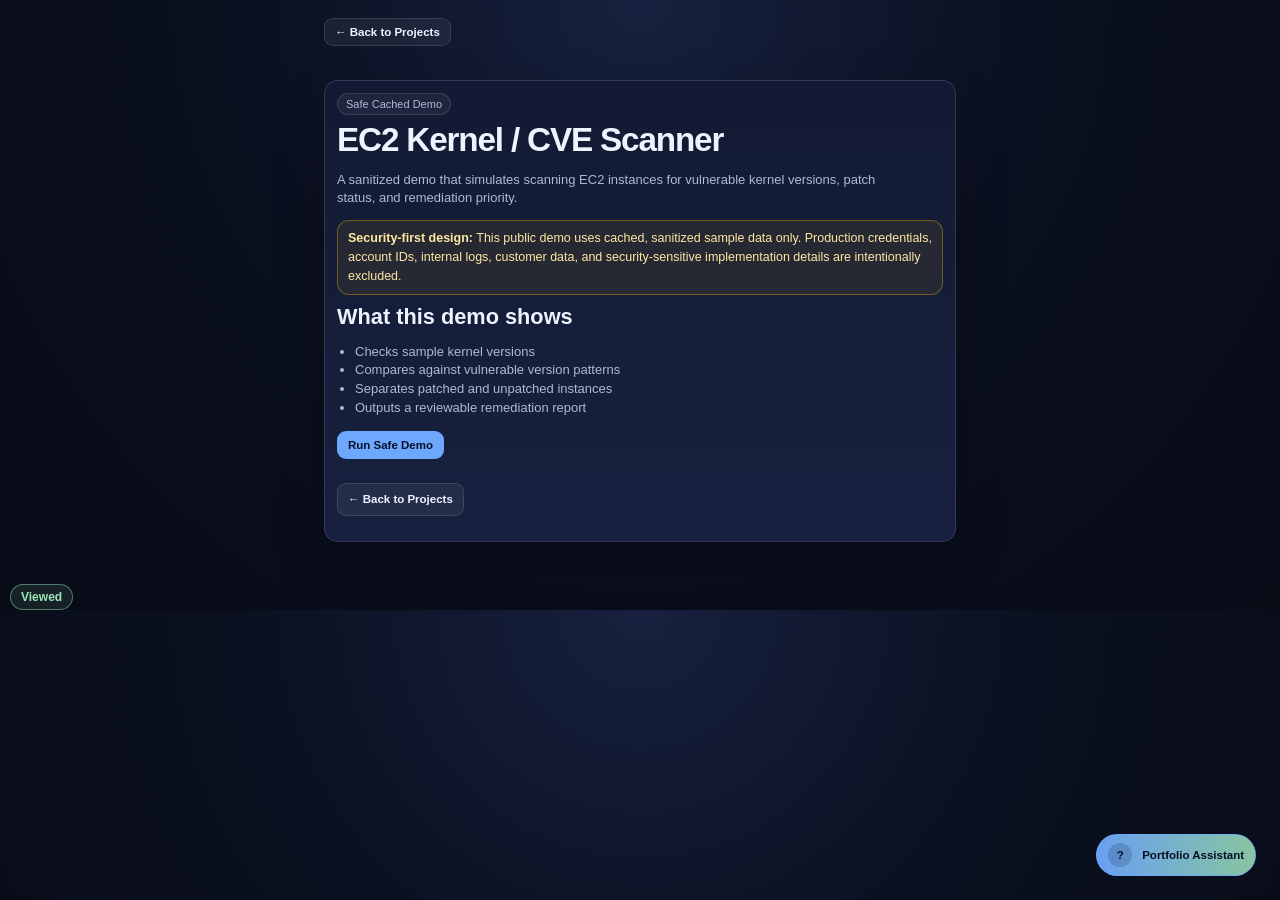
<file: projects/ec2-kernel-cve-scanner.html>
﻿<!doctype html>
<html lang="en">
<head>
  <meta charset="utf-8" />
  <meta name="viewport" content="width=device-width, initial-scale=1" />
  <title>EC2 Kernel / CVE Scanner | Johnny Dao</title>
  <link rel="stylesheet" href="../styles.css" />
</head>
<body data-project-id="cve">
  <main class="page-shell">
    <a href="../index.html#projects" class="back-button">← Back to Projects</a>

    <section class="project-detail">
      <div class="pill">Safe Cached Demo</div>
      <h1>EC2 Kernel / CVE Scanner</h1>
      <p class="project-lead">A sanitized demo that simulates scanning EC2 instances for vulnerable kernel versions, patch status, and remediation priority.</p>

      <div class="security-notice">
        <strong>Security-first design:</strong> This public demo uses cached, sanitized sample data only.
        Production credentials, account IDs, internal logs, customer data, and security-sensitive implementation details are intentionally excluded.
      </div>

      <h2>What this demo shows</h2>
      <ul>
          <li>Checks sample kernel versions</li>
          <li>Compares against vulnerable version patterns</li>
          <li>Separates patched and unpatched instances</li>
          <li>Outputs a reviewable remediation report</li>
      </ul>

      <button class="btn primary" type="button" data-demo-file="../data/cve-scan-demo.json">Run Safe Demo</button>

      <div id="demo-output" class="output hidden">
        <div class="output-header">
          <h3 id="demo-title">Demo Output</h3>
          <span class="status">cached safe mode</span>
        </div>
        <p id="demo-summary"></p>
        <div id="demo-steps" class="demo-steps"></div>
        <pre id="demo-log"></pre>
        <div id="demo-metrics" class="metrics"></div>
        <div id="demo-table"></div>
        <p id="demo-architecture" class="architecture"></p>
      </div>

      <p style="margin-top: 24px;">
        <a href="../index.html#projects" class="btn">← Back to Projects</a>
      </p>
    </section>
  </main>

    <!-- PORTFOLIO_ASSISTANT_START -->
  <div id="portfolio-assistant" class="assistant-widget" aria-live="polite">
    <button id="assistant-launcher" class="assistant-launcher" type="button" aria-expanded="false" aria-controls="assistant-panel">
      <span class="assistant-launcher-icon">?</span>
      <span>Portfolio Assistant</span>
    </button>

    <section id="assistant-panel" class="assistant-panel hidden" aria-label="Portfolio assistant">
      <div class="assistant-header">
        <div>
          <strong>Portfolio Assistant</strong>
          <span>Ask about Johnny's skills and projects</span>
        </div>
        <button id="assistant-close" class="assistant-close" type="button" aria-label="Close assistant">×</button>
      </div>

      <div id="assistant-messages" class="assistant-messages">
        <div class="assistant-message bot">
          Hi, I’m Johnny’s portfolio assistant. Choose a question below or type one in.
        </div>
      </div>

      <div class="assistant-quick-actions">
        <button type="button" data-assistant-question="path">Recommended path</button>
        <button type="button" data-assistant-question="who">Who is Johnny?</button>
        <button type="button" data-assistant-question="site">What does this site do?</button>
        <button type="button" data-assistant-question="projects">Show projects</button>
        <button type="button" data-assistant-question="aws">AWS automation</button>
        <button type="button" data-assistant-question="ai">AI / LLM work</button><button type="button" data-assistant-question="kb">Knowledge base</button>
        <button type="button" data-assistant-question="cicd">CI/CD simulator</button>
        <button type="button" data-assistant-question="contact">Contact</button>
      </div>

      <form id="assistant-form" class="assistant-form">
        <input id="assistant-input" type="text" placeholder="Ask about Johnny, projects, CI/CD..." autocomplete="off" />
        <button class="btn primary" type="submit">Ask</button>
      </form>
    </section>
  </div>
  <!-- PORTFOLIO_ASSISTANT_END -->
  <script src="../script.js"></script>
</body>
</html>
</file>
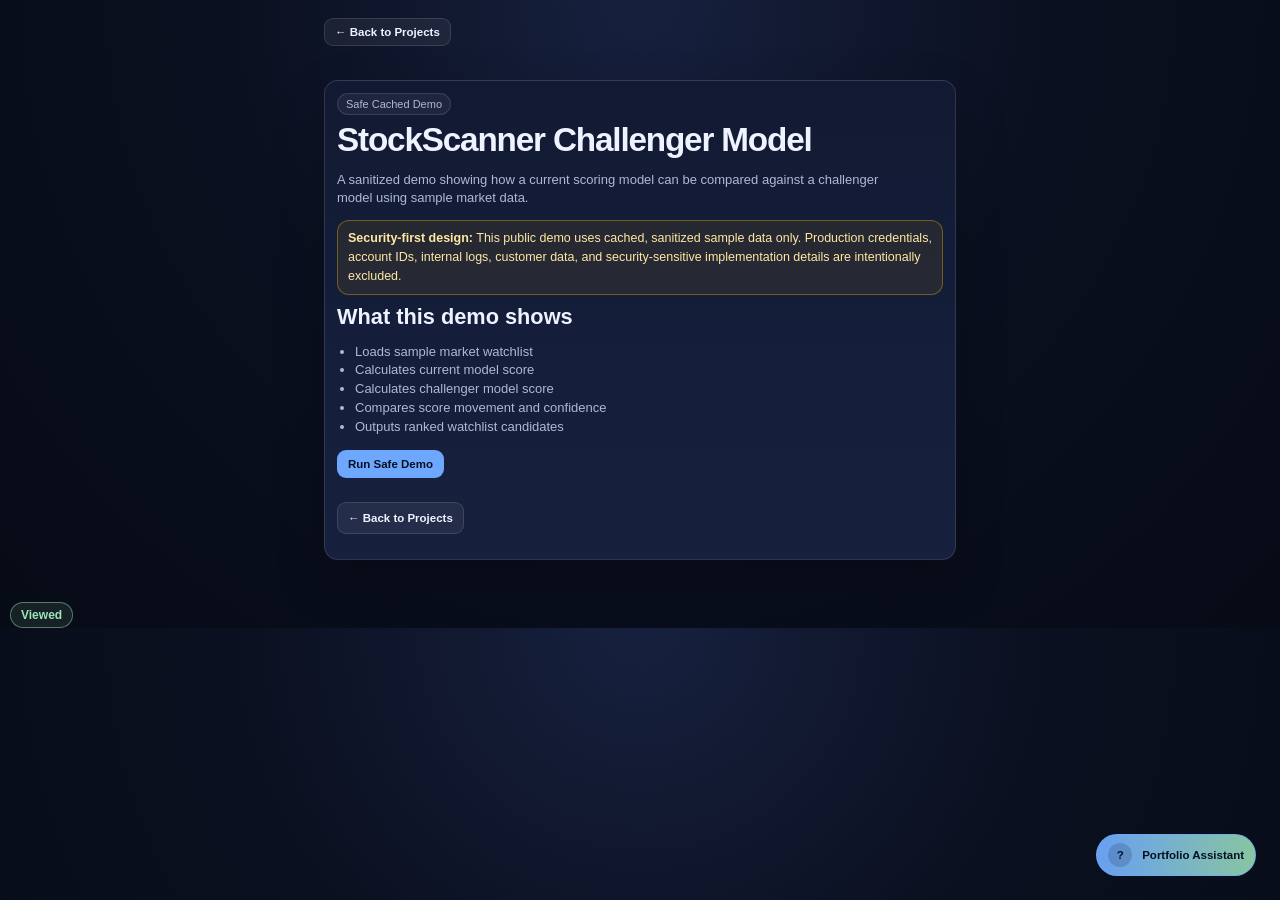
<file: projects/stockscanner-challenger.html>
﻿<!doctype html>
<html lang="en">
<head>
  <meta charset="utf-8" />
  <meta name="viewport" content="width=device-width, initial-scale=1" />
  <title>StockScanner Challenger Model | Johnny Dao</title>
  <link rel="stylesheet" href="../styles.css" />
</head>
<body data-project-id="stockscanner">
  <main class="page-shell">
    <a href="../index.html#projects" class="back-button">← Back to Projects</a>

    <section class="project-detail">
      <div class="pill">Safe Cached Demo</div>
      <h1>StockScanner Challenger Model</h1>
      <p class="project-lead">A sanitized demo showing how a current scoring model can be compared against a challenger model using sample market data.</p>

      <div class="security-notice">
        <strong>Security-first design:</strong> This public demo uses cached, sanitized sample data only.
        Production credentials, account IDs, internal logs, customer data, and security-sensitive implementation details are intentionally excluded.
      </div>

      <h2>What this demo shows</h2>
      <ul>
          <li>Loads sample market watchlist</li>
          <li>Calculates current model score</li>
          <li>Calculates challenger model score</li>
          <li>Compares score movement and confidence</li>
          <li>Outputs ranked watchlist candidates</li>
      </ul>

      <button class="btn primary" type="button" data-demo-file="../data/stockscanner-demo.json">Run Safe Demo</button>

      <div id="demo-output" class="output hidden">
        <div class="output-header">
          <h3 id="demo-title">Demo Output</h3>
          <span class="status">cached safe mode</span>
        </div>
        <p id="demo-summary"></p>
        <div id="demo-steps" class="demo-steps"></div>
        <pre id="demo-log"></pre>
        <div id="demo-metrics" class="metrics"></div>
        <div id="demo-table"></div>
        <p id="demo-architecture" class="architecture"></p>
      </div>

      <p style="margin-top: 24px;">
        <a href="../index.html#projects" class="btn">← Back to Projects</a>
      </p>
    </section>
  </main>

    <!-- PORTFOLIO_ASSISTANT_START -->
  <div id="portfolio-assistant" class="assistant-widget" aria-live="polite">
    <button id="assistant-launcher" class="assistant-launcher" type="button" aria-expanded="false" aria-controls="assistant-panel">
      <span class="assistant-launcher-icon">?</span>
      <span>Portfolio Assistant</span>
    </button>

    <section id="assistant-panel" class="assistant-panel hidden" aria-label="Portfolio assistant">
      <div class="assistant-header">
        <div>
          <strong>Portfolio Assistant</strong>
          <span>Ask about Johnny's skills and projects</span>
        </div>
        <button id="assistant-close" class="assistant-close" type="button" aria-label="Close assistant">×</button>
      </div>

      <div id="assistant-messages" class="assistant-messages">
        <div class="assistant-message bot">
          Hi, I’m Johnny’s portfolio assistant. Choose a question below or type one in.
        </div>
      </div>

      <div class="assistant-quick-actions">
        <button type="button" data-assistant-question="path">Recommended path</button>
        <button type="button" data-assistant-question="who">Who is Johnny?</button>
        <button type="button" data-assistant-question="site">What does this site do?</button>
        <button type="button" data-assistant-question="projects">Show projects</button>
        <button type="button" data-assistant-question="aws">AWS automation</button>
        <button type="button" data-assistant-question="ai">AI / LLM work</button><button type="button" data-assistant-question="kb">Knowledge base</button>
        <button type="button" data-assistant-question="cicd">CI/CD simulator</button>
        <button type="button" data-assistant-question="contact">Contact</button>
      </div>

      <form id="assistant-form" class="assistant-form">
        <input id="assistant-input" type="text" placeholder="Ask about Johnny, projects, CI/CD..." autocomplete="off" />
        <button class="btn primary" type="submit">Ask</button>
      </form>
    </section>
  </div>
  <!-- PORTFOLIO_ASSISTANT_END -->
  <script src="../script.js"></script>
</body>
</html>
</file>
<file: styles.css>
﻿:root {
  --bg: #0b1020;
  --card: #121a33;
  --card2: #17213f;
  --text: #eef3ff;
  --muted: #aeb9d6;
  --accent: #6ea8fe;
  --good: #9ee6b8;
  --warning: #ffe8a3;
  --border: rgba(255,255,255,.12);
}

* {
  box-sizing: border-box;
}

html {
  scroll-behavior: smooth;
}

body {
  margin: 0;
  font-family: Arial, Helvetica, sans-serif;
  background: radial-gradient(circle at top, #17213f 0, #0b1020 45%, #070b16 100%);
  color: var(--text);
}

.hero,
.section,
.page-shell {
  max-width: 1100px;
  margin: 0 auto;
  padding-left: 24px;
  padding-right: 24px;
}

.hero {
  padding-top: 80px;
  padding-bottom: 56px;
}

.page-shell {
  padding-top: 34px;
  padding-bottom: 56px;
}

.pill {
  display: inline-block;
  padding: 8px 12px;
  border: 1px solid var(--border);
  border-radius: 999px;
  color: var(--muted);
  background: rgba(255,255,255,.05);
  margin-bottom: 18px;
}

h1 {
  font-size: clamp(44px, 8vw, 84px);
  margin: 0 0 12px;
  line-height: .95;
}

h2 {
  font-size: 32px;
  margin: 0 0 16px;
}

h3 {
  margin-top: 0;
}

.subtitle,
.project-lead {
  max-width: 780px;
  font-size: 20px;
  color: var(--muted);
  line-height: 1.5;
}

.section {
  padding-top: 34px;
  padding-bottom: 34px;
}

.grid {
  display: grid;
  gap: 18px;
}

.grid.two {
  grid-template-columns: repeat(auto-fit, minmax(280px, 1fr));
}

.grid.three {
  grid-template-columns: repeat(auto-fit, minmax(220px, 1fr));
}

.card,
.project-card,
.output,
.project-detail {
  background: linear-gradient(180deg, var(--card), var(--card2));
  border: 1px solid var(--border);
  border-radius: 20px;
  padding: 22px;
  box-shadow: 0 20px 50px rgba(0,0,0,.22);
}

.project-detail {
  margin-top: 22px;
}

.project-card {
  position: relative;
}

.project-card::before {
  content: "SAFE PROJECT DEMO";
  display: inline-block;
  margin-bottom: 12px;
  padding: 5px 9px;
  border-radius: 999px;
  border: 1px solid rgba(158,230,184,.45);
  background: rgba(158,230,184,.10);
  color: var(--good);
  font-size: 12px;
  font-weight: 800;
  letter-spacing: .04em;
}

.project-card.viewed {
  border-color: rgba(158,230,184,.55);
}

.viewed-badge {
  display: inline-block;
  margin-left: 10px;
  margin-top: 14px;
  padding: 5px 10px;
  border-radius: 999px;
  border: 1px solid rgba(158,230,184,.45);
  background: rgba(158,230,184,.10);
  color: var(--good);
  font-size: 12px;
  font-weight: 800;
}

.project-card p,
.card p,
.muted,
li {
  color: var(--muted);
  line-height: 1.5;
}

.hero-actions {
  display: flex;
  gap: 12px;
  flex-wrap: wrap;
  margin-top: 28px;
}

.resume-card {
  display: flex;
  justify-content: space-between;
  align-items: center;
  gap: 20px;
}

.resume-card h3,
.resume-card p {
  margin-bottom: 0;
}

.resume-actions {
  display: flex;
  gap: 10px;
  flex-wrap: wrap;
  flex-shrink: 0;
}

.btn,
.back-button {
  display: inline-block;
  border: 1px solid var(--border);
  background: rgba(255,255,255,.06);
  color: var(--text);
  padding: 11px 16px;
  border-radius: 12px;
  text-decoration: none;
  cursor: pointer;
  font-weight: 700;
}

.btn.primary {
  background: var(--accent);
  color: #061025;
  border-color: transparent;
}

.btn:hover,
.back-button:hover {
  transform: translateY(-2px);
  filter: brightness(1.08);
}

.back-button {
  margin-bottom: 18px;
}

.hero-callout,
.demo-callout,
.sim-callout {
  margin: 18px 0 16px;
  padding: 16px 18px;
  border-radius: 16px;
  border: 1px solid rgba(110,168,254,.75);
  background: linear-gradient(90deg, rgba(110,168,254,.24), rgba(158,230,184,.12));
  color: var(--text);
  font-weight: 800;
  box-shadow: 0 0 24px rgba(110,168,254,.18);
}

.output {
  margin-top: 24px;
  scroll-margin: 120px;
}

.hidden {
  display: none;
}

.output-header {
  display: flex;
  justify-content: space-between;
  gap: 12px;
  align-items: center;
  border-bottom: 1px solid var(--border);
  padding-bottom: 12px;
  margin-bottom: 16px;
}

.status {
  color: var(--good);
  font-size: 13px;
  border: 1px solid rgba(158,230,184,.35);
  padding: 6px 10px;
  border-radius: 999px;
}

pre {
  background: #050814;
  color: #d6e2ff;
  padding: 16px;
  border-radius: 14px;
  overflow-x: auto;
  min-height: 120px;
}

.metrics {
  display: grid;
  grid-template-columns: repeat(auto-fit, minmax(160px, 1fr));
  gap: 12px;
  margin: 18px 0;
}

.metric {
  background: rgba(255,255,255,.06);
  border: 1px solid var(--border);
  border-radius: 14px;
  padding: 14px;
}

.metric strong {
  display: block;
  font-size: 24px;
  margin-bottom: 4px;
}

table {
  width: 100%;
  border-collapse: collapse;
  overflow: hidden;
  border-radius: 14px;
}

th,
td {
  padding: 12px;
  border-bottom: 1px solid var(--border);
  text-align: left;
}

th {
  color: var(--muted);
  background: rgba(255,255,255,.06);
}

.architecture {
  color: var(--muted);
  font-style: italic;
}

.security-notice {
  margin: 18px 0;
  padding: 14px 16px;
  border: 1px solid rgba(255, 193, 7, .35);
  background: rgba(255, 193, 7, .08);
  color: var(--warning);
  border-radius: 14px;
  line-height: 1.5;
}

.demo-steps {
  margin: 16px 0 18px;
  padding: 16px;
  border: 1px solid var(--border);
  background: rgba(255,255,255,.05);
  border-radius: 14px;
}

.demo-steps h4 {
  margin: 0 0 10px;
}

.demo-steps ul {
  margin: 0;
  padding-left: 22px;
}

.pipeline {
  display: flex;
  gap: 12px;
  flex-wrap: wrap;
  margin-top: 16px;
  color: var(--muted);
}

code {
  background: rgba(255,255,255,.08);
  padding: 2px 6px;
  border-radius: 6px;
}

.simulator-card {
  overflow: hidden;
}

.sim-form {
  display: flex;
  gap: 12px;
  flex-wrap: wrap;
  align-items: end;
  margin-top: 18px;
}

.sim-form label {
  display: block;
  width: 100%;
  color: var(--muted);
  font-weight: 700;
}

.sim-form select {
  flex: 1;
  min-width: 220px;
  padding: 12px 14px;
  border-radius: 12px;
  border: 1px solid var(--border);
  background: #050814;
  color: var(--text);
  font-size: 16px;
}

.sim-backdrop {
  position: fixed;
  inset: 0;
  background: rgba(0,0,0,.72);
  z-index: 999;
}

.sim-output {
  position: fixed;
  top: 50%;
  left: 50%;
  transform: translate(-50%, -50%);
  width: min(900px, calc(100vw - 32px));
  max-height: 86vh;
  overflow-y: auto;
  z-index: 1000;
  margin-top: 0;
  padding: 24px;
  border: 1px solid var(--border);
  background: linear-gradient(180deg, var(--card), var(--card2));
  border-radius: 20px;
  box-shadow: 0 30px 90px rgba(0,0,0,.55);
}

.sim-output.hidden,
.sim-backdrop.hidden {
  display: none;
}

.modal-close {
  position: absolute;
  top: 14px;
  right: 14px;
  width: 34px;
  height: 34px;
  border-radius: 999px;
  border: 1px solid var(--border);
  background: rgba(255,255,255,.08);
  color: var(--text);
  cursor: pointer;
  font-size: 22px;
  line-height: 1;
}

.sim-pipeline {
  display: grid;
  gap: 10px;
  margin: 12px 0 18px;
}

.sim-step {
  padding: 12px 14px;
  border-radius: 12px;
  border: 1px solid var(--border);
  background: rgba(255,255,255,.05);
  color: var(--muted);
}

.sim-step.done {
  color: var(--good);
  border-color: rgba(158,230,184,.35);
  background: rgba(158,230,184,.08);
}

.sim-preview {
  margin-top: 14px;
  padding: 14px 16px;
  border-radius: 14px;
  border: 1px solid var(--border);
  background: rgba(255,255,255,.06);
  text-align: center;
}

.sim-animal {
  font-size: 72px;
  line-height: 1;
  margin-bottom: 12px;
}

.sim-animal-label {
  font-size: 18px;
  font-weight: 700;
  margin-bottom: 10px;
  color: var(--text);
}

#merge-pr-btn {
  margin: 4px 0 18px;
}

#merge-pr-btn:disabled {
  opacity: .6;
  cursor: not-allowed;
}

footer {
  text-align: center;
  color: var(--muted);
  padding: 36px 24px 50px;
}

@media (max-width: 640px) {
  .hero {
    padding-top: 48px;
  }

  .hero-actions,
  .sim-form,
  .resume-card,
  .resume-actions {
    flex-direction: column;
    align-items: stretch;
  }

  .btn {
    text-align: center;
  }
}

/* Actionable CTA button pulse */
.cta-pulse,
.project-card .btn.primary,
[data-demo-file],
#run-cicd-sim {
  position: relative;
  box-shadow: 0 0 0 0 rgba(110,168,254,.65);
  animation: pulseCta 1.8s infinite;
}

.cta-pulse:hover,
.project-card .btn.primary:hover,
[data-demo-file]:hover,
#run-cicd-sim:hover {
  transform: translateY(-2px);
  filter: brightness(1.12);
}

@keyframes pulseCta {
  0% {
    box-shadow: 0 0 0 0 rgba(110,168,254,.65);
  }
  70% {
    box-shadow: 0 0 0 12px rgba(110,168,254,0);
  }
  100% {
    box-shadow: 0 0 0 0 rgba(110,168,254,0);
  }
}

/* Email reveal card */
.email-reveal {
  margin-top: 22px;
  max-width: 560px;
  padding: 18px;
  border-radius: 18px;
  border: 1px solid rgba(110,168,254,.55);
  background: linear-gradient(180deg, rgba(18,26,51,.95), rgba(23,33,63,.95));
  box-shadow: 0 20px 50px rgba(0,0,0,.22);
}

.email-copy-row {
  display: flex;
  gap: 12px;
  flex-wrap: wrap;
  align-items: center;
}

.email-copy-row code {
  font-size: 18px;
  padding: 12px 14px;
  background: #050814;
  border: 1px solid var(--border);
  border-radius: 12px;
}

.small-note {
  margin-bottom: 0;
  color: var(--good);
  font-weight: 700;
}

/* Portfolio Assistant */
.assistant-widget {
  position: fixed;
  right: 24px;
  bottom: 24px;
  z-index: 1200;
  font-family: Arial, Helvetica, sans-serif;
}

.assistant-launcher {
  display: flex;
  align-items: center;
  gap: 10px;
  border: 1px solid rgba(110,168,254,.75);
  background: linear-gradient(90deg, rgba(110,168,254,.95), rgba(158,230,184,.85));
  color: #061025;
  padding: 13px 16px;
  border-radius: 999px;
  cursor: pointer;
  font-weight: 800;
  box-shadow: 0 0 0 0 rgba(110,168,254,.65);
  animation: pulseCta 1.8s infinite;
}

.assistant-launcher:hover {
  transform: translateY(-2px);
  filter: brightness(1.08);
}

.assistant-launcher-icon {
  width: 24px;
  height: 24px;
  display: inline-grid;
  place-items: center;
  border-radius: 999px;
  background: rgba(6,16,37,.16);
  font-weight: 900;
}

.assistant-panel {
  position: absolute;
  right: 0;
  bottom: 64px;
  width: min(390px, calc(100vw - 32px));
  border: 1px solid var(--border);
  border-radius: 22px;
  background: linear-gradient(180deg, var(--card), var(--card2));
  box-shadow: 0 30px 90px rgba(0,0,0,.55);
  overflow: hidden;
}

.assistant-panel.hidden {
  display: none;
}

.assistant-header {
  display: flex;
  justify-content: space-between;
  gap: 12px;
  align-items: flex-start;
  padding: 16px;
  border-bottom: 1px solid var(--border);
  background: rgba(255,255,255,.04);
}

.assistant-header strong {
  display: block;
  margin-bottom: 4px;
}

.assistant-header span {
  display: block;
  color: var(--muted);
  font-size: 13px;
}

.assistant-close {
  width: 32px;
  height: 32px;
  border-radius: 999px;
  border: 1px solid var(--border);
  background: rgba(255,255,255,.08);
  color: var(--text);
  cursor: pointer;
  font-size: 20px;
  line-height: 1;
}

.assistant-messages {
  display: grid;
  gap: 10px;
  max-height: 280px;
  overflow-y: auto;
  padding: 16px;
}

.assistant-message {
  padding: 12px 13px;
  border-radius: 16px;
  line-height: 1.45;
  font-size: 14px;
}

.assistant-message p {
  margin: 0;
}

.assistant-message.bot {
  background: rgba(255,255,255,.06);
  border: 1px solid var(--border);
  color: var(--text);
}

.assistant-message.user {
  justify-self: end;
  background: rgba(110,168,254,.18);
  border: 1px solid rgba(110,168,254,.45);
  color: var(--text);
}

.assistant-links {
  display: flex;
  gap: 8px;
  flex-wrap: wrap;
  margin-top: 10px;
}

.assistant-link {
  display: inline-block;
  padding: 7px 9px;
  border-radius: 999px;
  background: rgba(110,168,254,.14);
  border: 1px solid rgba(110,168,254,.45);
  color: var(--text);
  text-decoration: none;
  font-size: 13px;
  font-weight: 800;
}

.assistant-quick-actions {
  display: flex;
  gap: 8px;
  flex-wrap: wrap;
  padding: 0 16px 14px;
}

.assistant-quick-actions button {
  border: 1px solid var(--border);
  background: rgba(255,255,255,.06);
  color: var(--text);
  border-radius: 999px;
  padding: 8px 10px;
  cursor: pointer;
  font-size: 13px;
  font-weight: 700;
}

.assistant-quick-actions button:hover,
.assistant-link:hover {
  filter: brightness(1.12);
  transform: translateY(-1px);
}

.assistant-form {
  display: flex;
  gap: 8px;
  padding: 14px 16px 16px;
  border-top: 1px solid var(--border);
  background: rgba(0,0,0,.12);
}

.assistant-form input {
  flex: 1;
  min-width: 0;
  padding: 11px 12px;
  border-radius: 12px;
  border: 1px solid var(--border);
  background: #050814;
  color: var(--text);
  font-size: 14px;
}

.assistant-form .btn {
  padding: 10px 12px;
}

@media (max-width: 640px) {
  .assistant-widget {
    right: 16px;
    bottom: 16px;
    left: 16px;
  }

  .assistant-launcher {
    margin-left: auto;
  }

  .assistant-panel {
    right: 0;
    left: 0;
    width: auto;
    bottom: 64px;
  }
}

/* LinkedIn polish */
.about-card p {
  font-size: 17px;
  line-height: 1.65;
  color: var(--muted);
}

.about-card p:first-child {
  color: var(--text);
  font-size: 18px;
}

.assistant-quick-actions button:first-child {
  border-color: rgba(158,230,184,.55);
  background: rgba(158,230,184,.12);
  color: var(--good);
}

.project-footer-actions {
  display: flex;
  gap: 12px;
  flex-wrap: wrap;
  margin-top: 28px;
  padding-top: 22px;
  border-top: 1px solid var(--border);
}

.demo-links {
  margin-top: 18px;
}

.demo-links h4 {
  margin: 0 0 12px;
}

.demo-link-grid {
  display: grid;
  grid-template-columns: repeat(auto-fit, minmax(220px, 1fr));
  gap: 12px;
}

.doc-link-card {
  display: block;
  padding: 14px;
  border-radius: 14px;
  border: 1px solid rgba(110,168,254,.45);
  background: rgba(110,168,254,.08);
  color: var(--text);
  text-decoration: none;
}

.doc-link-card strong {
  display: block;
  margin-bottom: 6px;
}

.doc-link-card span {
  display: block;
  color: var(--muted);
  line-height: 1.45;
}

.doc-link-card:hover {
  transform: translateY(-2px);
  filter: brightness(1.12);
}

/* Make generated knowledge base document links feel clickable */
.demo-links .doc-link-card {
  position: relative;
  box-shadow: 0 0 0 0 rgba(110,168,254,.55);
  animation: pulseDocCard 2s infinite;
  transition: transform .18s ease, filter .18s ease, border-color .18s ease;
}

.demo-links .doc-link-card::after {
  content: "Open doc →";
  display: inline-block;
  margin-top: 12px;
  padding: 6px 9px;
  border-radius: 999px;
  background: var(--accent);
  color: #061025;
  font-size: 12px;
  font-weight: 900;
}

.demo-links .doc-link-card:hover {
  transform: translateY(-3px);
  filter: brightness(1.15);
  border-color: rgba(110,168,254,.85);
}

@keyframes pulseDocCard {
  0% {
    box-shadow: 0 0 0 0 rgba(110,168,254,.55);
  }
  70% {
    box-shadow: 0 0 0 10px rgba(110,168,254,0);
  }
  100% {
    box-shadow: 0 0 0 0 rgba(110,168,254,0);
  }
}

/* Homepage layout tightening */
.hero {
  padding-top: 56px;
  padding-bottom: 38px;
}

h1 {
  font-size: clamp(42px, 6.5vw, 72px);
  letter-spacing: -0.04em;
}

h2 {
  font-size: clamp(26px, 3vw, 34px);
}

.subtitle,
.project-lead {
  font-size: 18px;
  max-width: 820px;
}

.section {
  padding-top: 26px;
  padding-bottom: 26px;
}

.card,
.project-card,
.output,
.project-detail {
  padding: 20px;
}

.hero-callout,
.demo-callout,
.sim-callout {
  padding: 14px 16px;
}

.grid {
  gap: 16px;
}

@media (min-width: 1100px) {
  .hero,
  .section,
  .page-shell {
    max-width: 1040px;
  }
}

@media (max-width: 640px) {
  .hero {
    padding-top: 42px;
    padding-bottom: 28px;
  }

  h1 {
    font-size: clamp(42px, 14vw, 58px);
  }

  .subtitle,
  .project-lead {
    font-size: 17px;
  }
}

/* Compact professional homepage pass */
.hero {
  padding-top: 38px;
  padding-bottom: 28px;
}

.hero,
.section,
.page-shell {
  max-width: 980px;
}

.pill {
  padding: 6px 11px;
  font-size: 15px;
  margin-bottom: 14px;
}

h1 {
  font-size: clamp(38px, 5vw, 58px);
  line-height: 1;
  letter-spacing: -0.045em;
}

h2 {
  font-size: clamp(24px, 2.6vw, 30px);
  margin-bottom: 14px;
}

h3 {
  font-size: 18px;
}

.subtitle,
.project-lead {
  font-size: 17px;
  line-height: 1.45;
  max-width: 760px;
}

.hero-callout,
.demo-callout,
.sim-callout {
  margin: 16px 0 14px;
  padding: 12px 14px;
  font-size: 15px;
  line-height: 1.45;
}

.hero-actions {
  margin-top: 22px;
}

.btn,
.back-button {
  padding: 10px 14px;
  font-size: 14px;
  border-radius: 11px;
}

.section {
  padding-top: 22px;
  padding-bottom: 22px;
}

.card,
.project-card,
.output,
.project-detail {
  padding: 18px;
  border-radius: 18px;
}

.about-card p {
  font-size: 15.5px;
  line-height: 1.55;
}

.about-card p:first-child {
  font-size: 16.5px;
}

.grid {
  gap: 14px;
}

.grid.three {
  grid-template-columns: repeat(auto-fit, minmax(250px, 1fr));
}

.grid.two {
  grid-template-columns: repeat(auto-fit, minmax(300px, 1fr));
}

.assistant-launcher {
  padding: 11px 14px;
  font-size: 14px;
}

@media (min-width: 1200px) {
  .hero,
  .section,
  .page-shell {
    max-width: 940px;
  }
}

@media (max-width: 640px) {
  .hero {
    padding-top: 34px;
    padding-bottom: 24px;
  }

  h1 {
    font-size: clamp(38px, 12vw, 52px);
  }

  .subtitle,
  .project-lead {
    font-size: 16px;
  }

  .section {
    padding-top: 18px;
    padding-bottom: 18px;
  }
}

/* Normalize live homepage scale for 100% browser zoom */
.hero,
.section,
.page-shell {
  max-width: 860px;
}

.hero {
  padding-top: 30px;
  padding-bottom: 22px;
}

h1 {
  font-size: clamp(34px, 4vw, 50px);
  line-height: 1;
}

h2 {
  font-size: clamp(22px, 2.3vw, 28px);
}

h3 {
  font-size: 16px;
}

.subtitle,
.project-lead {
  font-size: 15.5px;
  line-height: 1.42;
  max-width: 720px;
}

.pill {
  font-size: 13px;
  padding: 5px 10px;
  margin-bottom: 12px;
}

.hero-callout,
.demo-callout,
.sim-callout {
  font-size: 14px;
  padding: 11px 13px;
  margin: 14px 0 12px;
}

.hero-actions {
  margin-top: 18px;
}

.btn,
.back-button {
  padding: 9px 13px;
  font-size: 13px;
}

.section {
  padding-top: 18px;
  padding-bottom: 18px;
}

.card,
.project-card,
.output,
.project-detail {
  padding: 16px;
}

.about-card p {
  font-size: 14.5px;
  line-height: 1.5;
}

.about-card p:first-child {
  font-size: 15.5px;
}

.grid {
  gap: 12px;
}

.assistant-launcher {
  padding: 10px 13px;
  font-size: 13px;
}

@media (min-width: 1200px) {
  .hero,
  .section,
  .page-shell {
    max-width: 860px;
  }
}

/* Final 100% zoom scale correction */
.hero,
.section,
.page-shell {
  max-width: 780px;
}

h1 {
  font-size: clamp(32px, 3.4vw, 44px);
}

h2 {
  font-size: clamp(21px, 2vw, 25px);
}

.subtitle,
.project-lead {
  font-size: 14.5px;
  max-width: 660px;
}

.hero {
  padding-top: 24px;
  padding-bottom: 18px;
}

.section {
  padding-top: 15px;
  padding-bottom: 15px;
}

.card,
.project-card,
.output,
.project-detail {
  padding: 14px;
}

.hero-callout,
.demo-callout,
.sim-callout {
  font-size: 13.5px;
  padding: 10px 12px;
}

.about-card p {
  font-size: 14px;
}

.about-card p:first-child {
  font-size: 15px;
}

@media (min-width: 1200px) {
  .hero,
  .section,
  .page-shell {
    max-width: 780px;
  }
}

/* Final 100% zoom scale correction */
.hero,
.section,
.page-shell {
  max-width: 780px;
}

h1 {
  font-size: clamp(32px, 3.4vw, 44px);
}

h2 {
  font-size: clamp(21px, 2vw, 25px);
}

.subtitle,
.project-lead {
  font-size: 14.5px;
  max-width: 660px;
}

.hero {
  padding-top: 24px;
  padding-bottom: 18px;
}

.section {
  padding-top: 15px;
  padding-bottom: 15px;
}

.card,
.project-card,
.output,
.project-detail {
  padding: 14px;
}

.hero-callout,
.demo-callout,
.sim-callout {
  font-size: 13.5px;
  padding: 10px 12px;
}

.about-card p {
  font-size: 14px;
}

.about-card p:first-child {
  font-size: 15px;
}

@media (min-width: 1200px) {
  .hero,
  .section,
  .page-shell {
    max-width: 780px;
  }
}

/* Global compact scale: make 100% browser zoom feel closer to the old 80% view */
@media (min-width: 900px) {
  body {
    font-size: 14px;
  }

  .hero,
  .section,
  .page-shell {
    max-width: 740px;
  }

  .hero {
    padding-top: 22px;
    padding-bottom: 14px;
  }

  .page-shell {
    padding-top: 22px;
    padding-bottom: 36px;
  }

  h1 {
    font-size: clamp(30px, 3vw, 40px);
    line-height: 1;
  }

  h2 {
    font-size: clamp(20px, 1.8vw, 24px);
    margin-bottom: 12px;
  }

  h3 {
    font-size: 15px;
  }

  .subtitle,
  .project-lead {
    font-size: 13.5px;
    line-height: 1.42;
    max-width: 620px;
  }

  .pill {
    font-size: 12px;
    padding: 5px 9px;
    margin-bottom: 10px;
  }

  .hero-callout,
  .demo-callout,
  .sim-callout,
  .security-notice {
    font-size: 13px;
    padding: 9px 11px;
    margin: 12px 0 10px;
    border-radius: 13px;
  }

  .hero-actions {
    margin-top: 14px;
    gap: 9px;
  }

  .btn,
  .back-button {
    padding: 8px 11px;
    font-size: 12px;
    border-radius: 10px;
  }

  .section {
    padding-top: 14px;
    padding-bottom: 14px;
  }

  .card,
  .project-card,
  .output,
  .project-detail {
    padding: 13px;
    border-radius: 15px;
  }

  .project-card::before {
    font-size: 10.5px;
    padding: 4px 8px;
    margin-bottom: 9px;
  }

  .about-card p {
    font-size: 13.25px;
    line-height: 1.48;
  }

  .about-card p:first-child {
    font-size: 14px;
  }

  .grid {
    gap: 10px;
  }

  .grid.two,
  .grid.three {
    grid-template-columns: repeat(auto-fit, minmax(210px, 1fr));
  }

  pre {
    font-size: 12px;
    padding: 12px;
    min-height: 90px;
  }

  table {
    font-size: 12.5px;
  }

  th,
  td {
    padding: 9px;
  }

  .metric {
    padding: 11px;
  }

  .metric strong {
    font-size: 20px;
  }

  .demo-steps {
    padding: 12px;
  }

  .doc-link-card {
    padding: 11px;
  }

  .sim-output {
    width: min(760px, calc(100vw - 32px));
    padding: 18px;
  }

  .sim-animal {
    font-size: 56px;
  }

  .assistant-launcher {
    padding: 9px 12px;
    font-size: 12px;
  }

  .assistant-panel {
    width: min(350px, calc(100vw - 32px));
  }

  .assistant-message {
    font-size: 13px;
  }

  .assistant-form input {
    font-size: 13px;
  }
}

/* Global smaller scale v2: reduce all pages at normal 100% browser zoom */
@media (min-width: 768px) {
  body {
    font-size: 13px;
  }

  .hero,
  .section,
  .page-shell {
    max-width: 680px;
  }

  .hero {
    padding-top: 18px;
    padding-bottom: 12px;
  }

  .page-shell {
    padding-top: 18px;
    padding-bottom: 28px;
  }

  h1 {
    font-size: clamp(28px, 2.6vw, 34px);
    line-height: 1.05;
    letter-spacing: -0.035em;
  }

  h2 {
    font-size: clamp(18px, 1.7vw, 22px);
    margin-bottom: 10px;
  }

  h3 {
    font-size: 14px;
  }

  p,
  li,
  .muted,
  .project-card p,
  .card p {
    font-size: 13px;
    line-height: 1.45;
  }

  .subtitle,
  .project-lead {
    font-size: 13px;
    line-height: 1.4;
    max-width: 560px;
  }

  .pill {
    font-size: 11px;
    padding: 4px 8px;
    margin-bottom: 8px;
  }

  .hero-callout,
  .demo-callout,
  .sim-callout,
  .security-notice {
    font-size: 12.5px;
    padding: 8px 10px;
    margin: 10px 0 9px;
    border-radius: 12px;
  }

  .hero-actions {
    margin-top: 12px;
    gap: 8px;
  }

  .btn,
  .back-button {
    padding: 7px 10px;
    font-size: 11.5px;
    border-radius: 9px;
  }

  .section {
    padding-top: 12px;
    padding-bottom: 12px;
  }

  .card,
  .project-card,
  .output,
  .project-detail {
    padding: 12px;
    border-radius: 14px;
  }

  .project-detail {
    margin-top: 16px;
  }

  .project-card::before {
    font-size: 9.5px;
    padding: 3px 7px;
    margin-bottom: 8px;
  }

  .about-card p {
    font-size: 12.75px;
    line-height: 1.45;
  }

  .about-card p:first-child {
    font-size: 13.5px;
  }

  .grid {
    gap: 9px;
  }

  .grid.two,
  .grid.three {
    grid-template-columns: repeat(auto-fit, minmax(190px, 1fr));
  }

  ul,
  ol {
    padding-left: 18px;
  }

  pre {
    font-size: 11px;
    padding: 10px;
    min-height: 70px;
  }

  table {
    font-size: 11.5px;
  }

  th,
  td {
    padding: 7px;
  }

  .metrics {
    gap: 9px;
  }

  .metric {
    padding: 9px;
  }

  .metric strong {
    font-size: 17px;
  }

  .demo-steps {
    padding: 10px;
  }

  .doc-link-card {
    padding: 10px;
  }

  .sim-output {
    width: min(680px, calc(100vw - 32px));
    padding: 16px;
  }

  .sim-step {
    padding: 9px 10px;
  }

  .sim-animal {
    font-size: 48px;
  }

  .assistant-launcher {
    padding: 8px 11px;
    font-size: 11.5px;
  }

  .assistant-panel {
    width: min(330px, calc(100vw - 32px));
  }

  .assistant-message {
    font-size: 12px;
  }

  .assistant-quick-actions button {
    font-size: 11.5px;
    padding: 7px 9px;
  }

  .assistant-form input {
    font-size: 12px;
  }
}

/* Compact CI/CD simulator modal so desktop view avoids internal scrolling */
@media (min-width: 768px) {
  .sim-output {
    width: min(860px, calc(100vw - 40px));
    max-height: calc(100vh - 40px);
    padding: 14px;
  }

  .sim-output h3 {
    font-size: 15px;
    margin-bottom: 8px;
  }

  .sim-output p {
    font-size: 12.5px;
    line-height: 1.35;
    margin-top: 0;
    margin-bottom: 10px;
  }

  .sim-output pre {
    min-height: 54px;
    max-height: 82px;
    padding: 10px;
    font-size: 11px;
    margin: 8px 0 10px;
  }

  #merge-pr-btn {
    margin: 2px 0 12px;
    padding: 7px 10px;
    font-size: 11.5px;
  }

  .sim-pipeline {
    grid-template-columns: repeat(2, minmax(0, 1fr));
    gap: 7px;
    margin: 8px 0 12px;
  }

  .sim-step {
    padding: 7px 9px;
    font-size: 12px;
    border-radius: 10px;
  }

  .sim-preview {
    display: grid;
    grid-template-columns: auto 1fr;
    align-items: center;
    text-align: left;
    gap: 10px;
    padding: 10px 12px;
    margin-top: 8px;
  }

  .sim-animal {
    font-size: 38px;
    margin-bottom: 0;
  }

  .sim-animal-label {
    font-size: 13px;
    margin-bottom: 4px;
  }

  .modal-close {
    top: 10px;
    right: 10px;
    width: 28px;
    height: 28px;
    font-size: 18px;
  }
}
</file>
